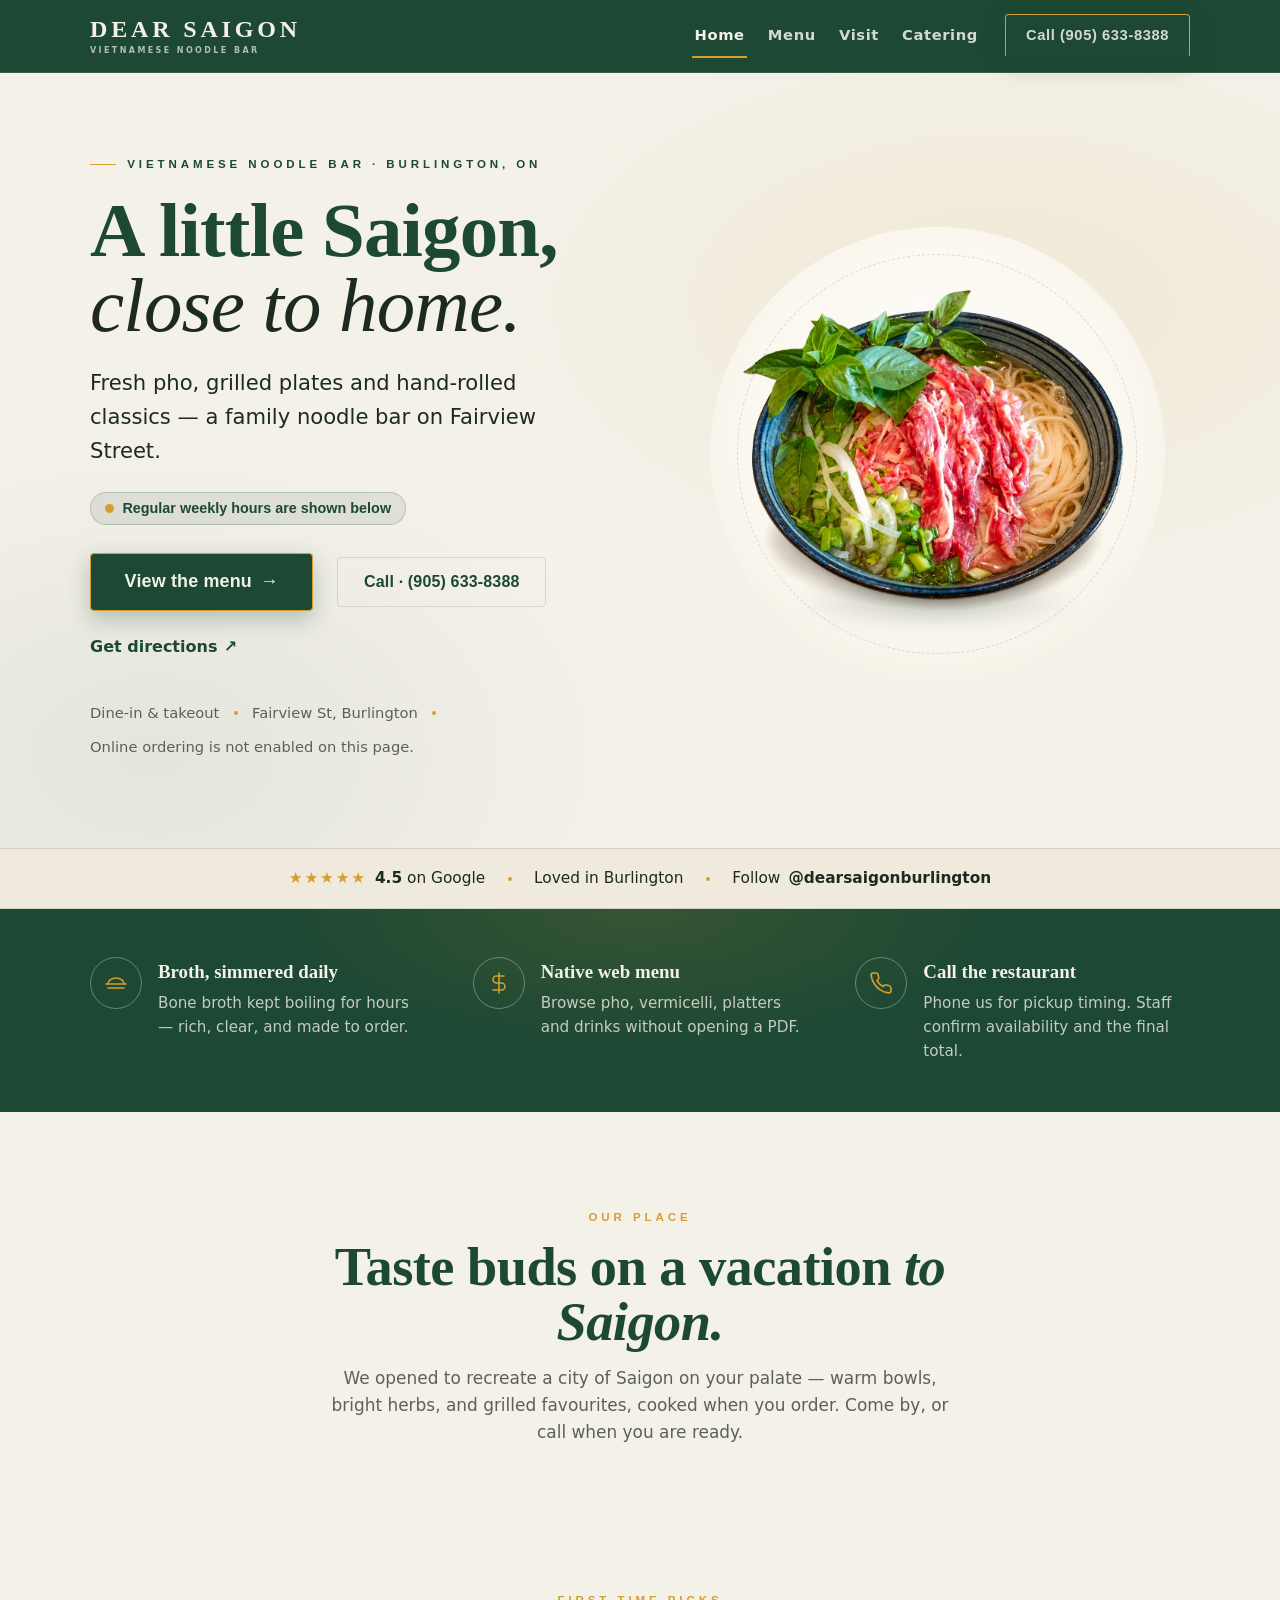
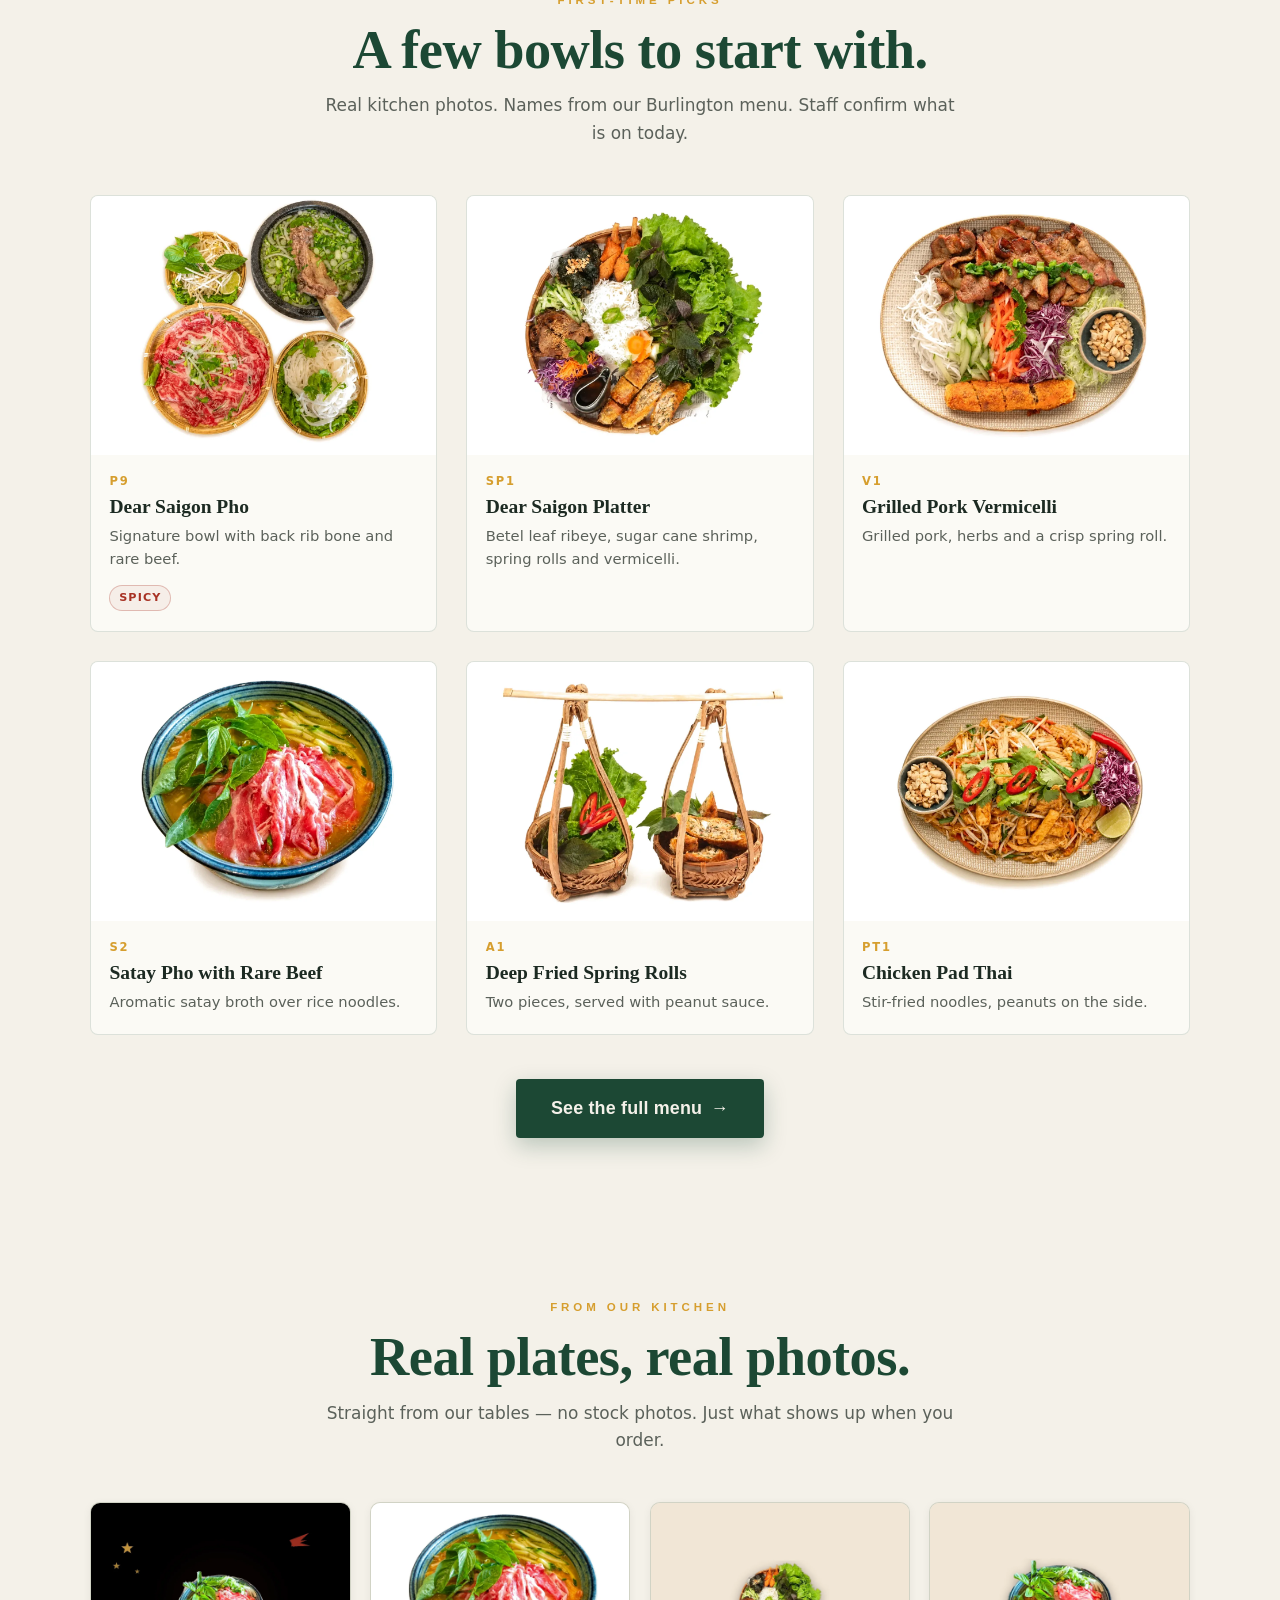
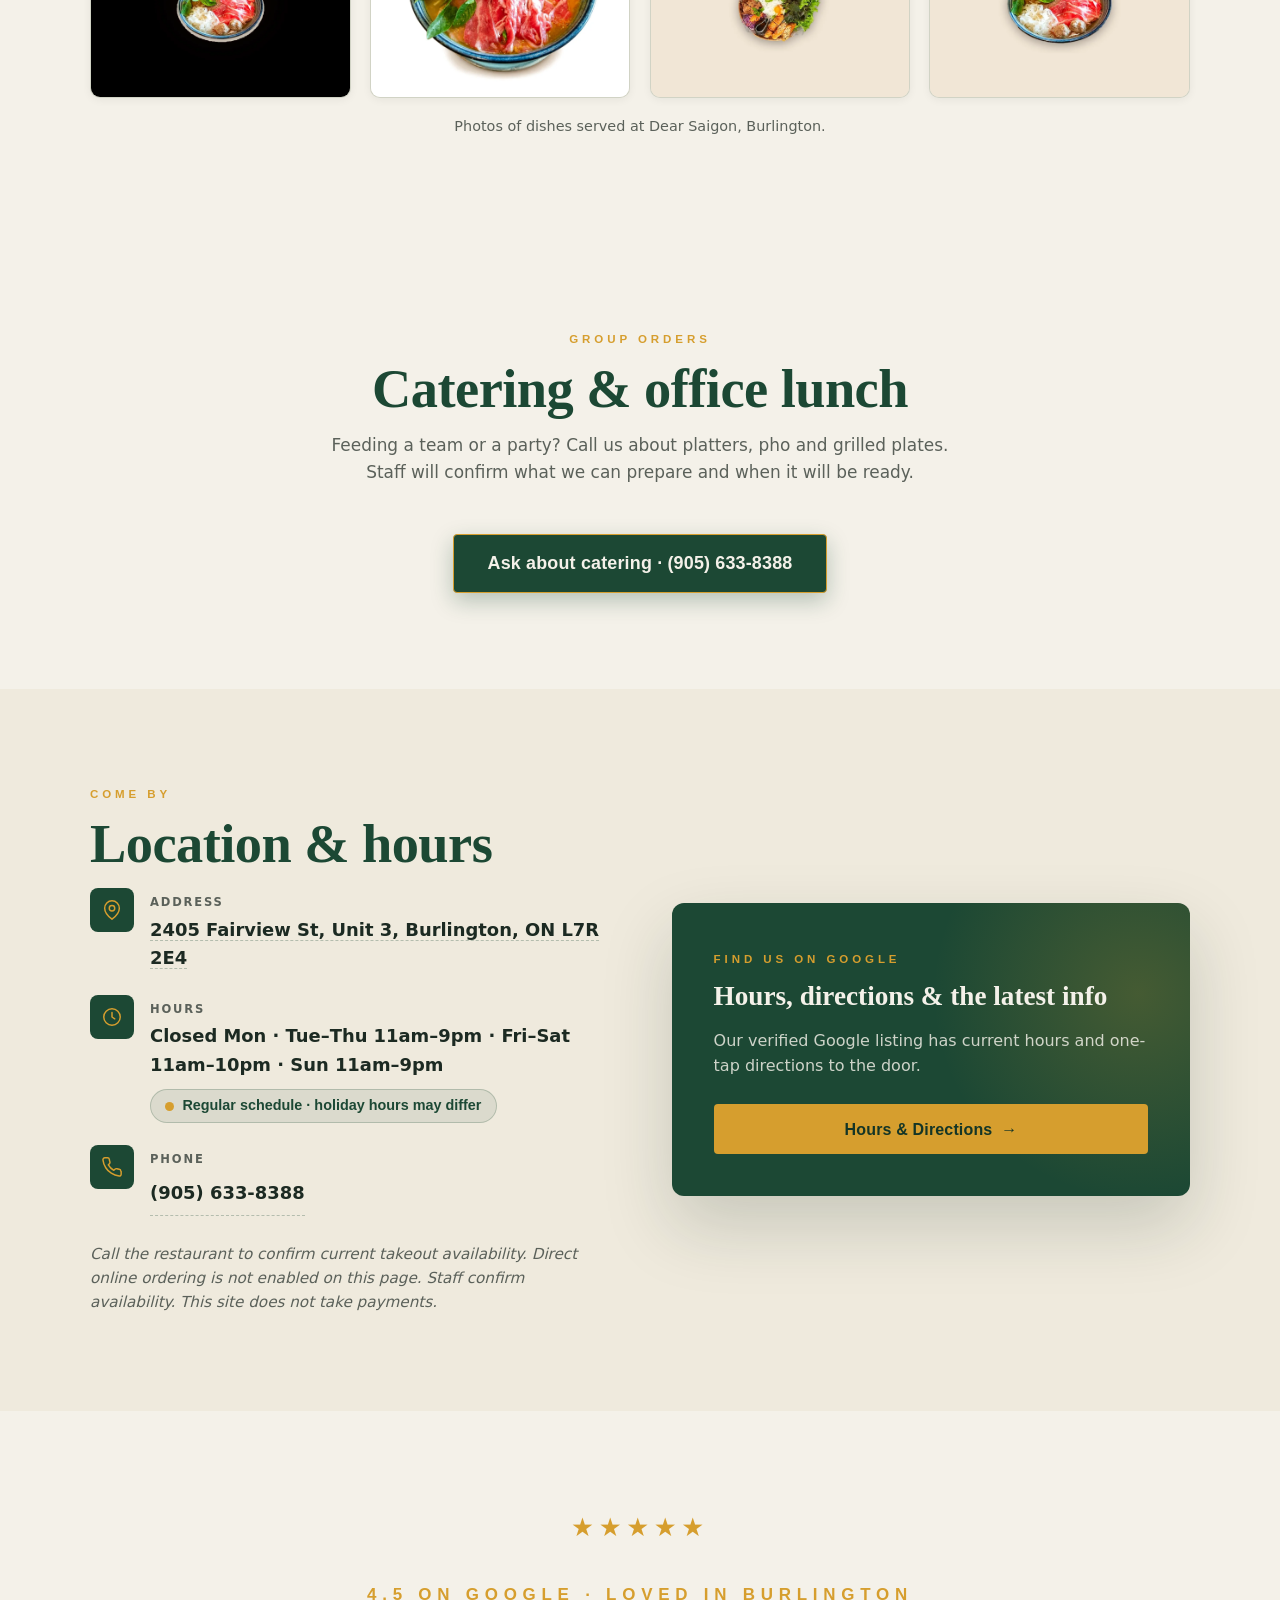
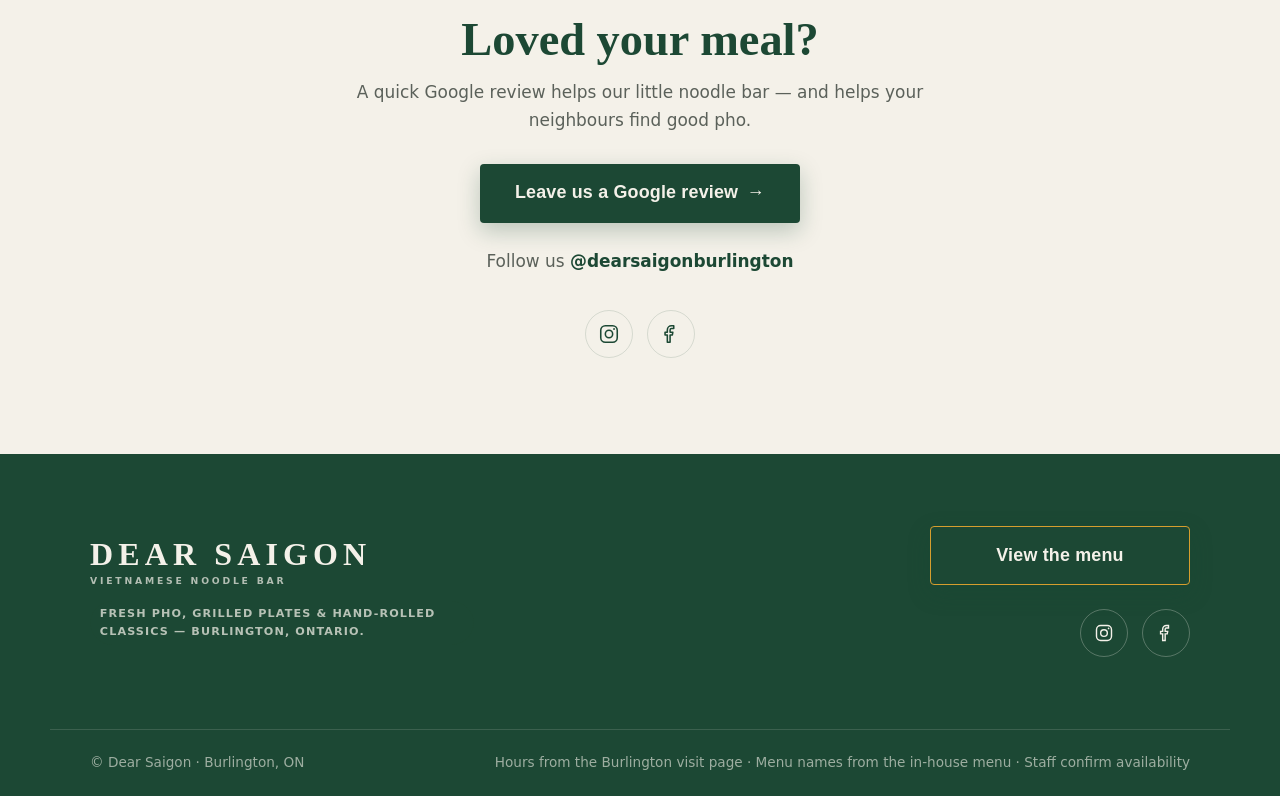
<file: index.html>
<!DOCTYPE html>
<html lang="en">
<head>
<meta charset="UTF-8" />
<meta name="viewport" content="width=device-width, initial-scale=1.0" />
<title>Dear Saigon Burlington — Visit · Menu · Hours</title>
<link rel="icon" href="data:image/svg+xml,%3Csvg xmlns='http://www.w3.org/2000/svg' viewBox='0 0 32 32'%3E%3Crect width='32' height='32' rx='7' fill='%231C4834'/%3E%3Ctext x='16' y='23' font-family='Georgia,serif' font-size='17' font-weight='bold' fill='%23F4F1E9' text-anchor='middle'%3EDS%3C/text%3E%3C/svg%3E" />
<meta name="theme-color" content="#1C4834" />
<meta name="robots" content="index,follow" />
<meta name="referrer" content="strict-origin-when-cross-origin" />
<meta http-equiv="Content-Security-Policy" content="default-src 'self'; img-src 'self' data:; style-src 'self' 'unsafe-inline' https://fonts.googleapis.com; script-src 'self'; connect-src 'none'; font-src 'self' https://fonts.gstatic.com; object-src 'none'; base-uri 'self'; form-action 'none'" />
<meta name="description" content="Dear Saigon Burlington — Vietnamese noodle bar on Fairview St. Native menu, hours, phone and directions. Visit us. Closed Mondays." />
<meta name="keywords" content="vietnamese food burlington, pho burlington, dear saigon, vietnamese noodle bar, pho pickup burlington" />
<link rel="canonical" href="https://skywalker8888.github.io/dear-saigon-landing/" />

<meta property="og:site_name" content="Dear Saigon — Vietnamese Noodle Bar" />
<meta property="og:title" content="Dear Saigon Burlington — Pho &amp; Vietnamese Noodle Bar" />
<meta property="og:description" content="Fresh pho, grilled plates and hand-rolled classics on Fairview St. View the menu, call, or get directions." />
<meta property="og:type" content="restaurant.restaurant" />
<meta property="og:url" content="https://skywalker8888.github.io/dear-saigon-landing/" />
<meta property="og:image" content="https://skywalker8888.github.io/dear-saigon-landing/assets/hero-platter-1200.jpg" />
<meta property="og:image:alt" content="Dear Saigon platter — grilled meats, spring rolls, vermicelli and herbs" />
<meta property="og:locale" content="en_CA" />
<meta name="twitter:card" content="summary_large_image" />
<meta name="twitter:title" content="Dear Saigon Burlington — Pho &amp; Vietnamese Noodle Bar" />
<meta name="twitter:description" content="Hours, native menu, phone and directions. Come visit on Fairview St." />
<meta name="twitter:image" content="https://skywalker8888.github.io/dear-saigon-landing/assets/hero-platter-1200.jpg" />

<link rel="preconnect" href="https://fonts.googleapis.com" />
<link rel="preconnect" href="https://fonts.gstatic.com" crossorigin />
<link href="https://fonts.googleapis.com/css2?family=Playfair+Display:ital,wght@0,500;0,600;0,700;0,800;0,900;1,500&family=Inter:wght@400;500;600;700&display=swap" rel="stylesheet" />
<link rel="stylesheet" href="css/site.css" />

<script type="application/ld+json">
{
  "@context": "https://schema.org",
  "@type": "Restaurant",
  "name": "Dear Saigon",
  "image": "https://skywalker8888.github.io/dear-saigon-landing/assets/hero-platter-1200.jpg",
  "servesCuisine": "Vietnamese",
  "telephone": "+19056338388",
  "address": {
    "@type": "PostalAddress",
    "streetAddress": "2405 Fairview St, Unit 3",
    "addressLocality": "Burlington",
    "addressRegion": "ON",
    "postalCode": "L7R 2E4",
    "addressCountry": "CA"
  },
  "url": "https://skywalker8888.github.io/dear-saigon-landing/",
  "hasMenu": "https://skywalker8888.github.io/dear-saigon-landing/menu.html",
  "openingHoursSpecification": [
    { "@type": "OpeningHoursSpecification", "dayOfWeek": ["Tuesday","Wednesday","Thursday","Sunday"], "opens": "11:00", "closes": "21:00" },
    { "@type": "OpeningHoursSpecification", "dayOfWeek": ["Friday","Saturday"], "opens": "11:00", "closes": "22:00" }
  ]
}
</script>
</head>
<body>
  <a class="skip" href="#main">Skip to content</a>

  <header class="topbar">
    <div class="wrap topbar-inner">
      <a href="index.html" class="brand-lockup" aria-label="Dear Saigon home">
        <span class="name">DEAR SAIGON</span>
        <span class="sub">Vietnamese Noodle Bar</span>
      </a>
      <button class="nav-toggle" type="button" aria-expanded="false" aria-controls="siteNav" aria-label="Open menu">
        <span></span>
      </button>
      <nav class="nav" id="siteNav" aria-label="Primary">
        <a href="index.html" aria-current="page">Home</a>
        <a href="menu.html">Menu</a>
        <a href="#visit">Visit</a>
        <a href="#catering">Catering</a>
        <a class="btn btn-order nav-cta" href="tel:+19056338388">Call (905) 633-8388</a>
      </nav>
    </div>
  </header>

  <main id="main" tabindex="-1">
    <section class="hero" id="top">
      <div class="wrap hero-grid">
        <div class="hero-copy">
          <span class="kicker hero-kicker">Vietnamese Noodle Bar · Burlington, ON</span>
          <h1>A little Saigon,<br /><span class="em">close to home.</span></h1>
          <p class="tagline">Fresh pho, grilled plates and hand-rolled classics — a family noodle bar on Fairview Street.</p>
          <div class="hero-status">
            <span class="status-pill is-schedule">
              <span class="dot-live" aria-hidden="true"></span><span>Regular weekly hours are shown below</span>
            </span>
          </div>
          <div class="hero-cta">
            <a class="btn btn-order btn-order-lg" href="menu.html">View the menu <span class="arrow" aria-hidden="true">→</span></a>
            <a class="btn btn-outline" href="tel:+19056338388">Call · (905) 633-8388</a>
            <a class="menu-link" href="https://www.google.com/maps/dir/?api=1&destination=Dear+Saigon+Vietnamese+Noodle+Bar%2C+2405+Fairview+St+Unit+3%2C+Burlington%2C+ON+L7R+2E4" target="_blank" rel="noopener">Get directions <span aria-hidden="true">↗</span></a>
          </div>
          <p class="trust">
            <span>Dine-in &amp; takeout</span><span class="dot" aria-hidden="true"></span>
            <span>Fairview St, Burlington</span><span class="dot" aria-hidden="true"></span>
            <span>Online ordering is not enabled on this page.</span>
          </p>
        </div>
        <div class="hero-media">
          <div class="hero-disc">
            <div class="steam" aria-hidden="true"><span></span><span></span><span></span></div>
            <img class="hero-bowl" src="assets/hero-pho.webp" alt="A steaming bowl of Vietnamese pho with rare beef, rice noodles and fresh Thai basil" width="1200" height="900" fetchpriority="high" decoding="async" />
          </div>
        </div>
      </div>
    </section>

    <section class="proof" aria-label="What people say about Dear Saigon">
      <div class="wrap proof-inner">
        <span class="proof-item"><span class="proof-stars" aria-hidden="true">★★★★★</span> <span><strong>4.5</strong> on Google</span></span>
        <span class="proof-sep" aria-hidden="true"></span>
        <span class="proof-item">Loved in Burlington</span>
        <span class="proof-sep" aria-hidden="true"></span>
        <span class="proof-item">Follow <strong>@dearsaigonburlington</strong></span>
      </div>
    </section>

    <section class="highlights">
      <div class="wrap highlights-inner">
        <div class="hl reveal">
          <span class="ic" aria-hidden="true"><svg width="24" height="24" viewBox="0 0 24 24" fill="none" stroke="currentColor" stroke-width="1.6" stroke-linecap="round" stroke-linejoin="round"><path d="M4 13c0-3.5 3.6-6 8-6s8 2.5 8 6"/><path d="M2 13h20"/><path d="M4 17h16"/></svg></span>
          <div>
            <h3>Broth, simmered daily</h3>
            <p>Bone broth kept boiling for hours — rich, clear, and made to order.</p>
          </div>
        </div>
        <div class="hl reveal">
          <span class="ic" aria-hidden="true"><svg width="24" height="24" viewBox="0 0 24 24" fill="none" stroke="currentColor" stroke-width="1.6" stroke-linecap="round" stroke-linejoin="round"><path d="M12 2v20"/><path d="M17 5H9.5a3.5 3.5 0 0 0 0 7h5a3.5 3.5 0 0 1 0 7H6"/></svg></span>
          <div>
            <h3>Native web menu</h3>
            <p>Browse pho, vermicelli, platters and drinks without opening a PDF.</p>
          </div>
        </div>
        <div class="hl reveal">
          <span class="ic" aria-hidden="true"><svg width="24" height="24" viewBox="0 0 24 24" fill="none" stroke="currentColor" stroke-width="1.6" stroke-linecap="round" stroke-linejoin="round"><path d="M22 16.9v3a2 2 0 0 1-2.2 2 19.8 19.8 0 0 1-8.6-3.1 19.5 19.5 0 0 1-6-6 19.8 19.8 0 0 1-3.1-8.6A2 2 0 0 1 4.1 2h3a2 2 0 0 1 2 1.7c.1.9.3 1.8.6 2.6a2 2 0 0 1-.5 2.1L8 9.6a16 16 0 0 0 6 6l1.2-1.2a2 2 0 0 1 2.1-.5c.8.3 1.7.5 2.6.6a2 2 0 0 1 1.7 2Z"/></svg></span>
          <div>
            <h3>Call the restaurant</h3>
            <p>Phone us for pickup timing. Staff confirm availability and the final total.</p>
          </div>
        </div>
      </div>
    </section>

    <section class="sec" id="story">
      <div class="wrap">
        <div class="sec-head center reveal">
          <span class="kicker">Our place</span>
          <h2>Taste buds on a vacation <em style="font-style:italic">to Saigon.</em></h2>
          <p>We opened to recreate a city of Saigon on your palate — warm bowls, bright herbs, and grilled favourites, cooked when you order. Come by, or call when you are ready.</p>
        </div>
      </div>
    </section>

    <section class="sec" id="favourites" style="padding-top:0">
      <div class="wrap">
        <div class="sec-head center reveal">
          <span class="kicker">First-time picks</span>
          <h2>A few bowls to start with.</h2>
          <p>Real kitchen photos. Names from our Burlington menu. Staff confirm what is on today.</p>
        </div>
        <div class="featured-grid">
          <article class="dish reveal">
            <div class="dish-photo"><img src="assets/menu/p9-dear-saigon-pho.webp" alt="Dear Saigon pho with back rib bone and rare beef" loading="lazy" width="1200" height="900" /></div>
            <div class="dish-body">
              <span class="dish-code">P9</span>
              <h3 class="dish-name">Dear Saigon Pho</h3>
              <p class="dish-note">Signature bowl with back rib bone and rare beef.</p>
              <div class="dish-foot"><span class="tag tag-spicy">Spicy</span></div>
            </div>
          </article>
          <article class="dish reveal">
            <div class="dish-photo"><img src="assets/menu/sp1-platter.webp" alt="Dear Saigon platter with grilled meats, spring rolls and herbs" loading="lazy" width="1200" height="900" /></div>
            <div class="dish-body">
              <span class="dish-code">SP1</span>
              <h3 class="dish-name">Dear Saigon Platter</h3>
              <p class="dish-note">Betel leaf ribeye, sugar cane shrimp, spring rolls and vermicelli.</p>
            </div>
          </article>
          <article class="dish reveal">
            <div class="dish-photo"><img src="assets/menu/v1-grilled-pork-vermicelli.webp" alt="Vermicelli with grilled pork and spring roll" loading="lazy" width="1200" height="900" /></div>
            <div class="dish-body">
              <span class="dish-code">V1</span>
              <h3 class="dish-name">Grilled Pork Vermicelli</h3>
              <p class="dish-note">Grilled pork, herbs and a crisp spring roll.</p>
            </div>
          </article>
          <article class="dish reveal">
            <div class="dish-photo"><img src="assets/menu/s2-satay-rare-beef.webp" alt="Satay pho with rare beef" loading="lazy" width="1200" height="900" /></div>
            <div class="dish-body">
              <span class="dish-code">S2</span>
              <h3 class="dish-name">Satay Pho with Rare Beef</h3>
              <p class="dish-note">Aromatic satay broth over rice noodles.</p>
            </div>
          </article>
          <article class="dish reveal">
            <div class="dish-photo"><img src="assets/menu/a1-spring-rolls.webp" alt="Deep fried spring rolls in bamboo baskets" loading="lazy" width="1200" height="900" /></div>
            <div class="dish-body">
              <span class="dish-code">A1</span>
              <h3 class="dish-name">Deep Fried Spring Rolls</h3>
              <p class="dish-note">Two pieces, served with peanut sauce.</p>
            </div>
          </article>
          <article class="dish reveal">
            <div class="dish-photo"><img src="assets/menu/pt1-chicken-pad-thai.webp" alt="Chicken pad thai" loading="lazy" width="1200" height="900" /></div>
            <div class="dish-body">
              <span class="dish-code">PT1</span>
              <h3 class="dish-name">Chicken Pad Thai</h3>
              <p class="dish-note">Stir-fried noodles, peanuts on the side.</p>
            </div>
          </article>
        </div>
        <div class="menu-cta reveal">
          <a class="btn btn-green btn-order-lg" href="menu.html">See the full menu <span class="arrow" aria-hidden="true">→</span></a>
        </div>
      </div>
    </section>

    <section class="sec" id="gallery" style="padding-top: clamp(2.5rem, 6vw, 4rem);">
      <div class="wrap">
        <div class="sec-head center reveal">
          <span class="kicker">From our kitchen</span>
          <h2>Real plates, real photos.</h2>
          <p>Straight from our tables — no stock photos. Just what shows up when you order.</p>
        </div>
        <div class="gallery-grid">
          <figure class="gallery-item reveal"><img src="assets/gallery-house-special-pho.webp" alt="House special pho at Dear Saigon" loading="lazy" width="1200" height="900" /></figure>
          <figure class="gallery-item reveal"><img src="assets/gallery-satay-pho-rare-beef.webp" alt="Satay pho with rare beef" loading="lazy" width="1200" height="900" /></figure>
          <figure class="gallery-item reveal"><img src="assets/gallery-dear-saigon-platter.webp" alt="Dear Saigon platter" loading="lazy" width="1200" height="900" /></figure>
          <figure class="gallery-item reveal"><img src="assets/gallery-house-special-pho-2.webp" alt="House special pho with herbs and chili" loading="lazy" width="1200" height="900" /></figure>
        </div>
        <p class="gallery-note reveal">Photos of dishes served at Dear Saigon, Burlington.</p>
      </div>
    </section>

    <section class="sec" id="catering">
      <div class="wrap">
        <div class="sec-head center reveal">
          <span class="kicker">Group orders</span>
          <h2>Catering &amp; office lunch</h2>
          <p>Feeding a team or a party? Call us about platters, pho and grilled plates. Staff will confirm what we can prepare and when it will be ready.</p>
        </div>
        <div class="reveal" style="text-align:center">
          <a class="btn btn-order btn-order-lg" href="tel:+19056338388">Ask about catering · (905) 633-8388</a>
        </div>
      </div>
    </section>

    <section class="sec info" id="visit">
      <div class="wrap info-grid">
        <div class="reveal">
          <div class="sec-head" style="margin-bottom:1rem">
            <span class="kicker" style="color:var(--gold)">Come by</span>
            <h2>Location &amp; hours</h2>
          </div>
          <div class="info-list">
            <div class="info-item">
              <span class="ic" aria-hidden="true"><svg width="22" height="22" viewBox="0 0 24 24" fill="none" stroke="currentColor" stroke-width="1.6" stroke-linecap="round" stroke-linejoin="round"><path d="M20 10c0 6-8 12-8 12s-8-6-8-12a8 8 0 0 1 16 0Z"/><circle cx="12" cy="10" r="3"/></svg></span>
              <div>
                <span class="lbl">Address</span>
                <div class="val"><a href="https://www.google.com/maps/dir/?api=1&destination=Dear+Saigon+Vietnamese+Noodle+Bar%2C+2405+Fairview+St+Unit+3%2C+Burlington%2C+ON+L7R+2E4" target="_blank" rel="noopener" aria-label="Get directions to 2405 Fairview Street, Unit 3, Burlington">2405 Fairview St, Unit 3, Burlington, ON L7R 2E4</a></div>
              </div>
            </div>
            <div class="info-item">
              <span class="ic" aria-hidden="true"><svg width="22" height="22" viewBox="0 0 24 24" fill="none" stroke="currentColor" stroke-width="1.6" stroke-linecap="round" stroke-linejoin="round"><circle cx="12" cy="12" r="9"/><path d="M12 7v5l3 2"/></svg></span>
              <div>
                <span class="lbl">Hours</span>
                <div class="val">Closed Mon · Tue–Thu 11am–9pm · Fri–Sat 11am–10pm · Sun 11am–9pm</div>
                <span class="status-pill is-schedule" style="margin-top:.6rem">
                  <span class="dot-live" aria-hidden="true"></span><span>Regular schedule · holiday hours may differ</span>
                </span>
              </div>
            </div>
            <div class="info-item">
              <span class="ic" aria-hidden="true"><svg width="22" height="22" viewBox="0 0 24 24" fill="none" stroke="currentColor" stroke-width="1.6" stroke-linecap="round" stroke-linejoin="round"><path d="M22 16.9v3a2 2 0 0 1-2.2 2 19.8 19.8 0 0 1-8.6-3.1 19.5 19.5 0 0 1-6-6 19.8 19.8 0 0 1-3.1-8.6A2 2 0 0 1 4.1 2h3a2 2 0 0 1 2 1.7c.1.9.3 1.8.6 2.6a2 2 0 0 1-.5 2.1L8 9.6a16 16 0 0 0 6 6l1.2-1.2a2 2 0 0 1 2.1-.5c.8.3 1.7.5 2.6.6a2 2 0 0 1 1.7 2Z"/></svg></span>
              <div>
                <span class="lbl">Phone</span>
                <div class="val"><a class="info-phone-link" href="tel:+19056338388">(905) 633-8388</a></div>
              </div>
            </div>
          </div>
          <p class="info-note">Call the restaurant to confirm current takeout availability. Direct online ordering is not enabled on this page. Staff confirm availability. This site does not take payments.</p>
        </div>
        <aside class="info-card reveal">
          <span class="kicker">Find us on Google</span>
          <h3>Hours, directions &amp; the latest info</h3>
          <p>Our verified Google listing has current hours and one-tap directions to the door.</p>
          <a class="btn btn-gold" href="https://maps.google.com/?cid=7779167624269607469" target="_blank" rel="noopener">Hours &amp; Directions <span class="arrow" aria-hidden="true">→</span></a>
        </aside>
      </div>
    </section>

    <section class="sec">
      <div class="wrap reviews-inner reveal">
        <div class="stars" aria-label="Five stars">★★★★★</div>
        <p class="kicker" style="color:var(--gold);margin-bottom:.5rem">4.5 on Google · Loved in Burlington</p>
        <h2>Loved your meal?</h2>
        <p>A quick Google review helps our little noodle bar — and helps your neighbours find good pho.</p>
        <div class="review-cta">
          <a class="btn btn-green btn-order-lg" href="https://maps.google.com/?cid=7779167624269607469" target="_blank" rel="noopener">Leave us a Google review <span class="arrow" aria-hidden="true">→</span></a>
        </div>
        <p style="margin-top:1.6rem;color:var(--muted)">Follow us <a href="https://instagram.com/dearsaigonburlington" target="_blank" rel="noopener" style="color:var(--green);font-weight:700">@dearsaigonburlington</a></p>
        <div class="socials">
          <a class="soc" href="https://instagram.com/dearsaigonburlington" target="_blank" rel="noopener" aria-label="Dear Saigon on Instagram">
            <svg width="22" height="22" viewBox="0 0 24 24" fill="none" stroke="currentColor" stroke-width="1.7" stroke-linecap="round" stroke-linejoin="round"><rect x="3" y="3" width="18" height="18" rx="5"/><circle cx="12" cy="12" r="4"/><circle cx="17.5" cy="6.5" r="1" fill="currentColor" stroke="none"/></svg>
          </a>
          <a class="soc" href="https://facebook.com/dearsaigonburlington" target="_blank" rel="noopener" aria-label="Dear Saigon on Facebook">
            <svg width="22" height="22" viewBox="0 0 24 24" fill="none" stroke="currentColor" stroke-width="1.7" stroke-linecap="round" stroke-linejoin="round"><path d="M15 3h-2.5A4.5 4.5 0 0 0 8 7.5V10H5.5v3H8v8h3v-8h2.5l.5-3H11V7.5A1.5 1.5 0 0 1 12.5 6H15V3Z"/></svg>
          </a>
        </div>
      </div>
    </section>
  </main>

  <footer class="footer">
    <div class="wrap footer-inner">
      <div>
        <div class="brand-lockup">
          <span class="name">DEAR SAIGON</span>
          <span class="sub">Vietnamese Noodle Bar</span>
        </div>
        <p class="tag">Fresh pho, grilled plates &amp; hand-rolled classics — Burlington, Ontario.</p>
      </div>
      <div class="footer-right">
        <a class="btn btn-order btn-order-lg" href="menu.html">View the menu</a>
        <div class="socials">
          <a class="soc" href="https://instagram.com/dearsaigonburlington" target="_blank" rel="noopener" aria-label="Dear Saigon on Instagram">
            <svg width="20" height="20" viewBox="0 0 24 24" fill="none" stroke="currentColor" stroke-width="1.7"><rect x="3" y="3" width="18" height="18" rx="5"/><circle cx="12" cy="12" r="4"/><circle cx="17.5" cy="6.5" r="1" fill="currentColor" stroke="none"/></svg>
          </a>
          <a class="soc" href="https://facebook.com/dearsaigonburlington" target="_blank" rel="noopener" aria-label="Dear Saigon on Facebook">
            <svg width="20" height="20" viewBox="0 0 24 24" fill="none" stroke="currentColor" stroke-width="1.7"><path d="M15 3h-2.5A4.5 4.5 0 0 0 8 7.5V10H5.5v3H8v8h3v-8h2.5l.5-3H11V7.5A1.5 1.5 0 0 1 12.5 6H15V3Z"/></svg>
          </a>
        </div>
      </div>
    </div>
    <div class="wrap footer-bottom">
      <span>© Dear Saigon · Burlington, ON</span>
      <span>Hours from the Burlington visit page · Menu names from the in-house menu · Staff confirm availability</span>
    </div>
  </footer>

  <nav class="mobile-bar" aria-label="Quick visit actions">
    <a class="btn btn-order" href="tel:+19056338388">Call</a>
    <a class="btn btn-ghost" href="menu.html">Menu</a>
    <a class="btn btn-ghost" href="https://www.google.com/maps/dir/?api=1&destination=Dear+Saigon+Vietnamese+Noodle+Bar%2C+2405+Fairview+St+Unit+3%2C+Burlington%2C+ON+L7R+2E4" target="_blank" rel="noopener">Directions</a>
  </nav>

  <script src="js/site.js"></script>
</body>
</html>
</file>
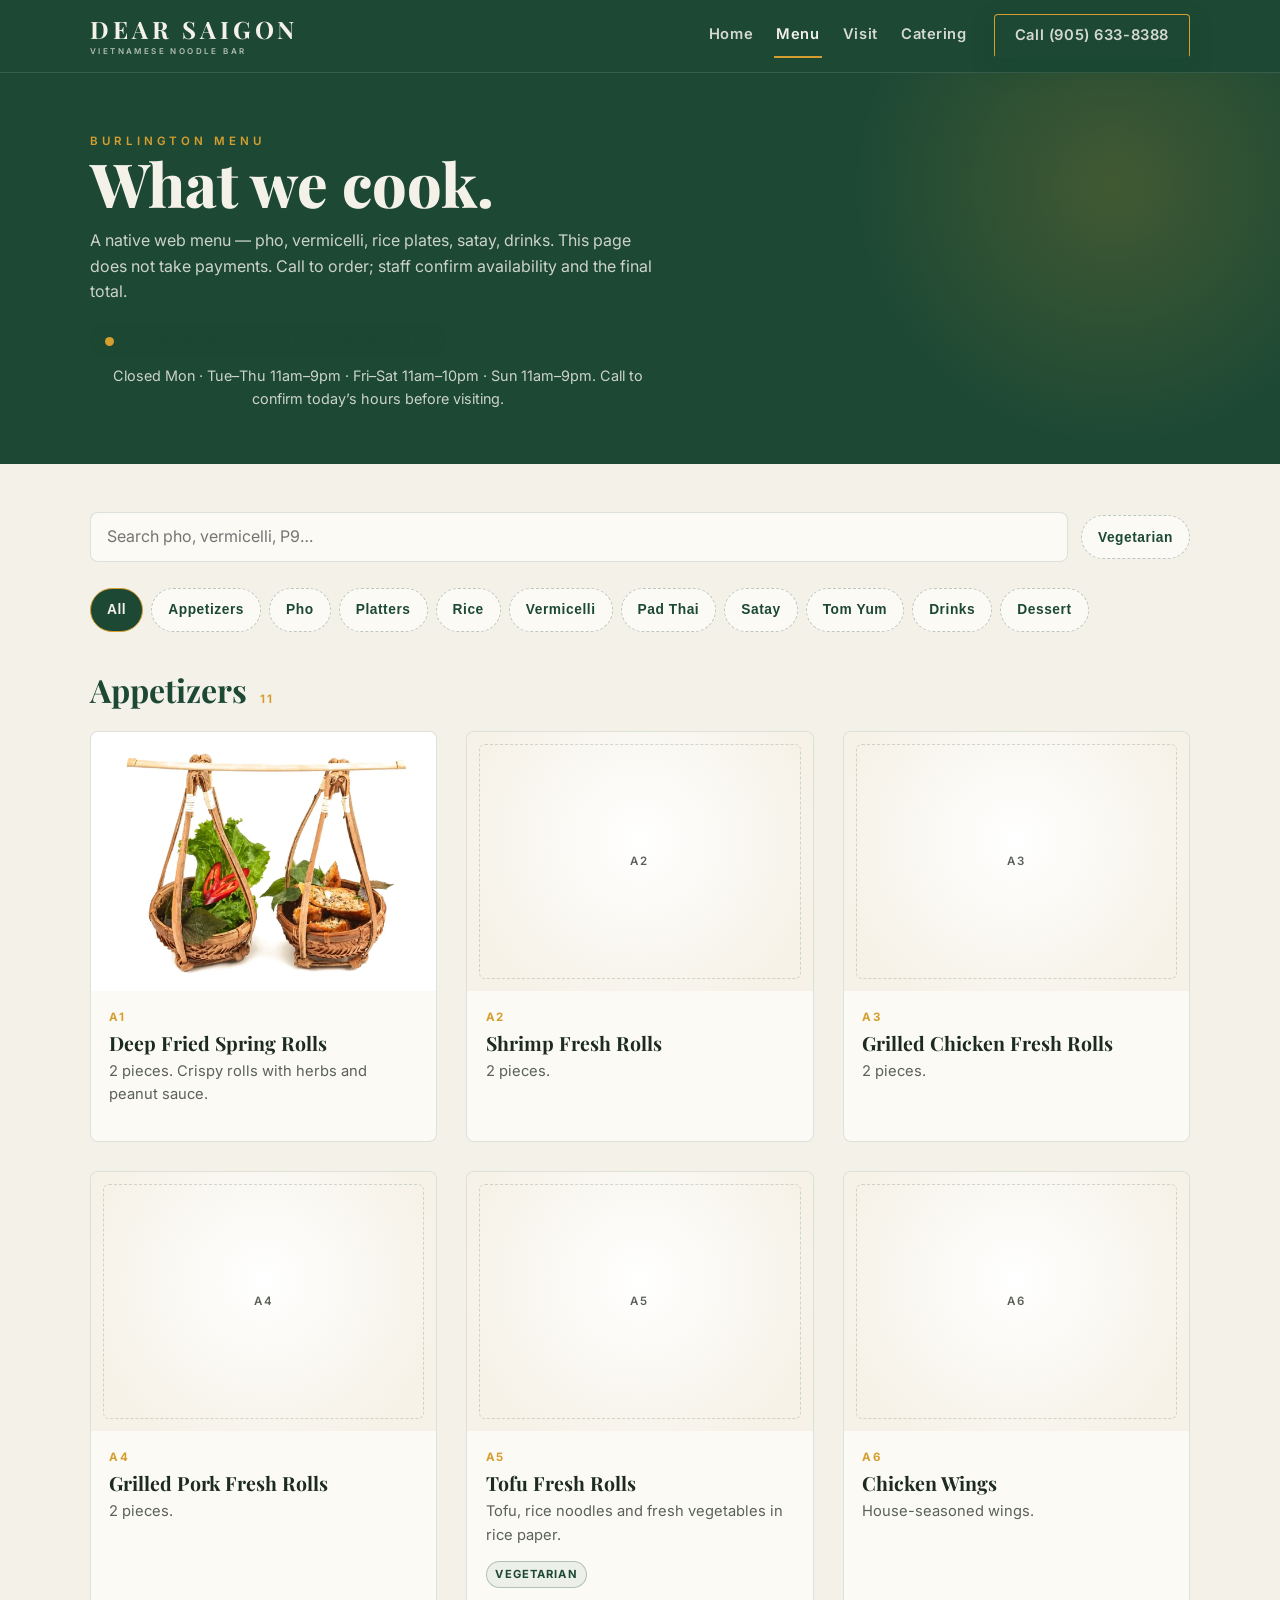
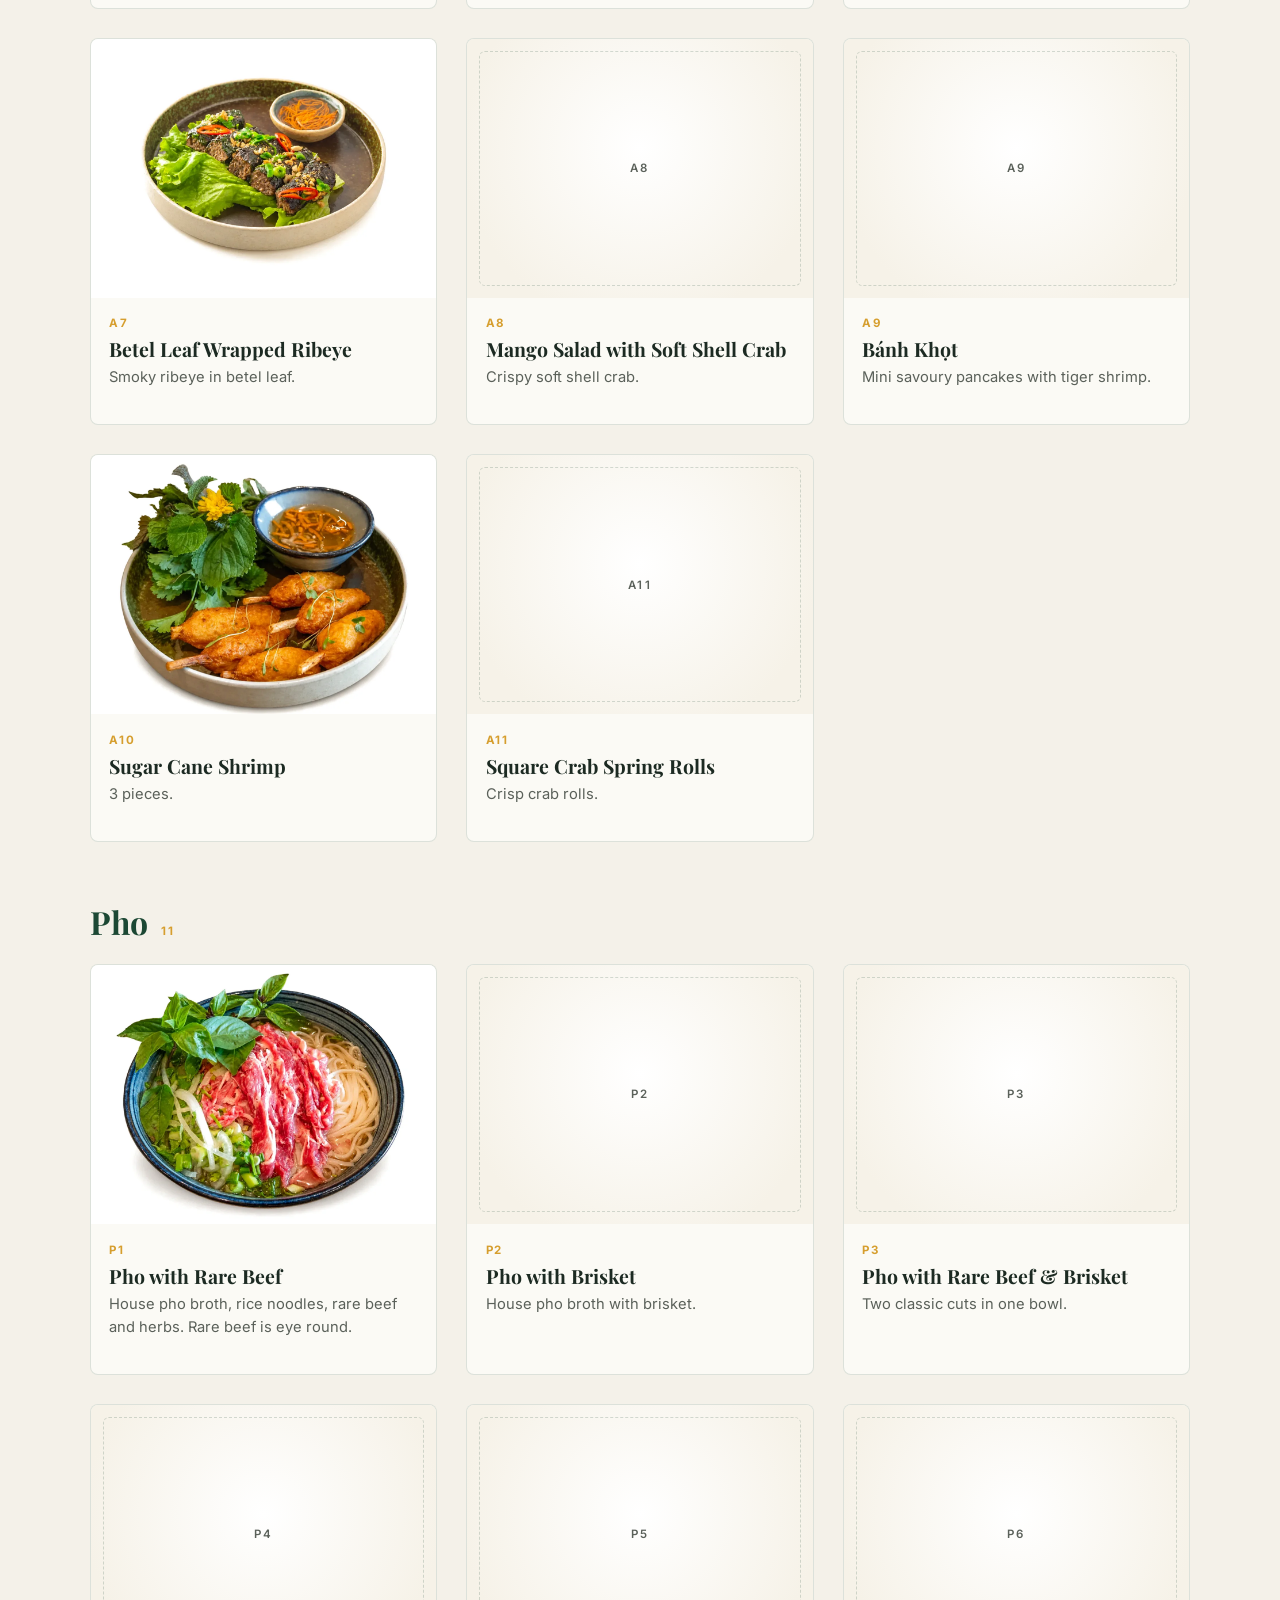
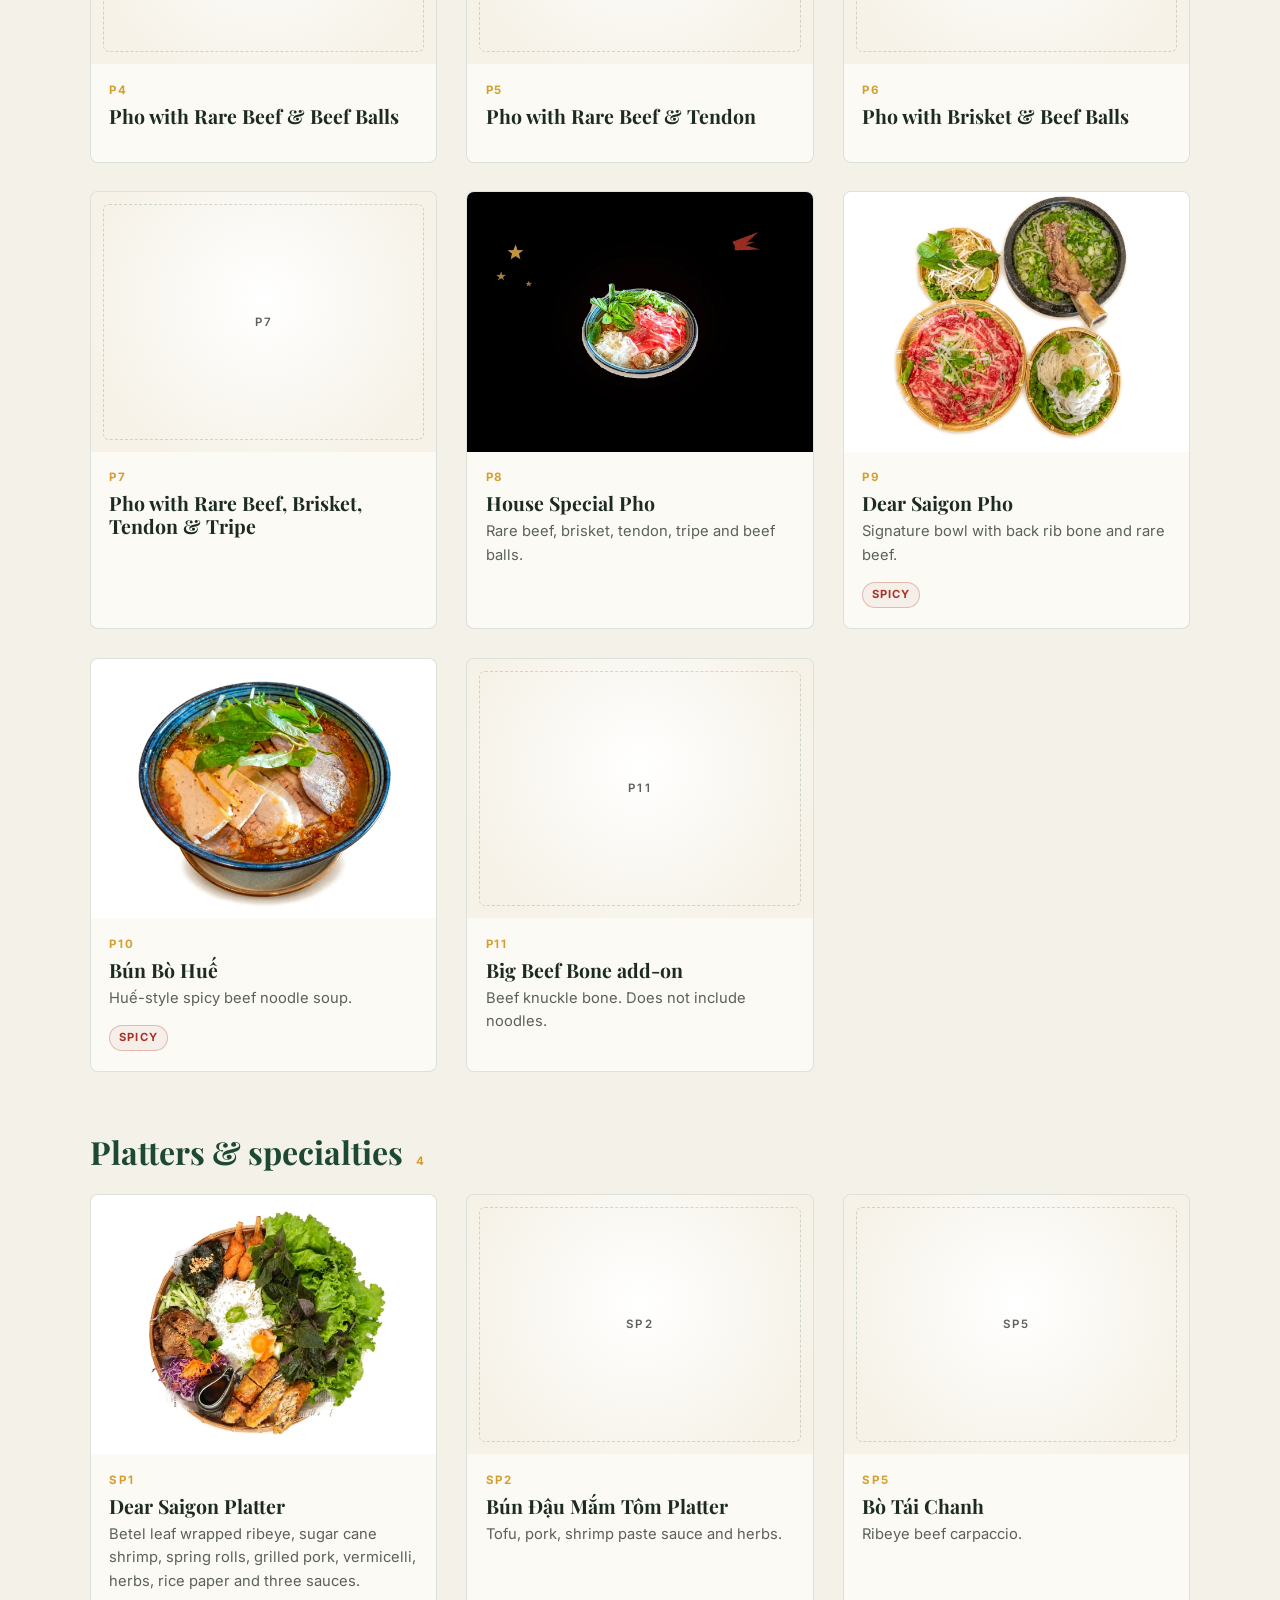
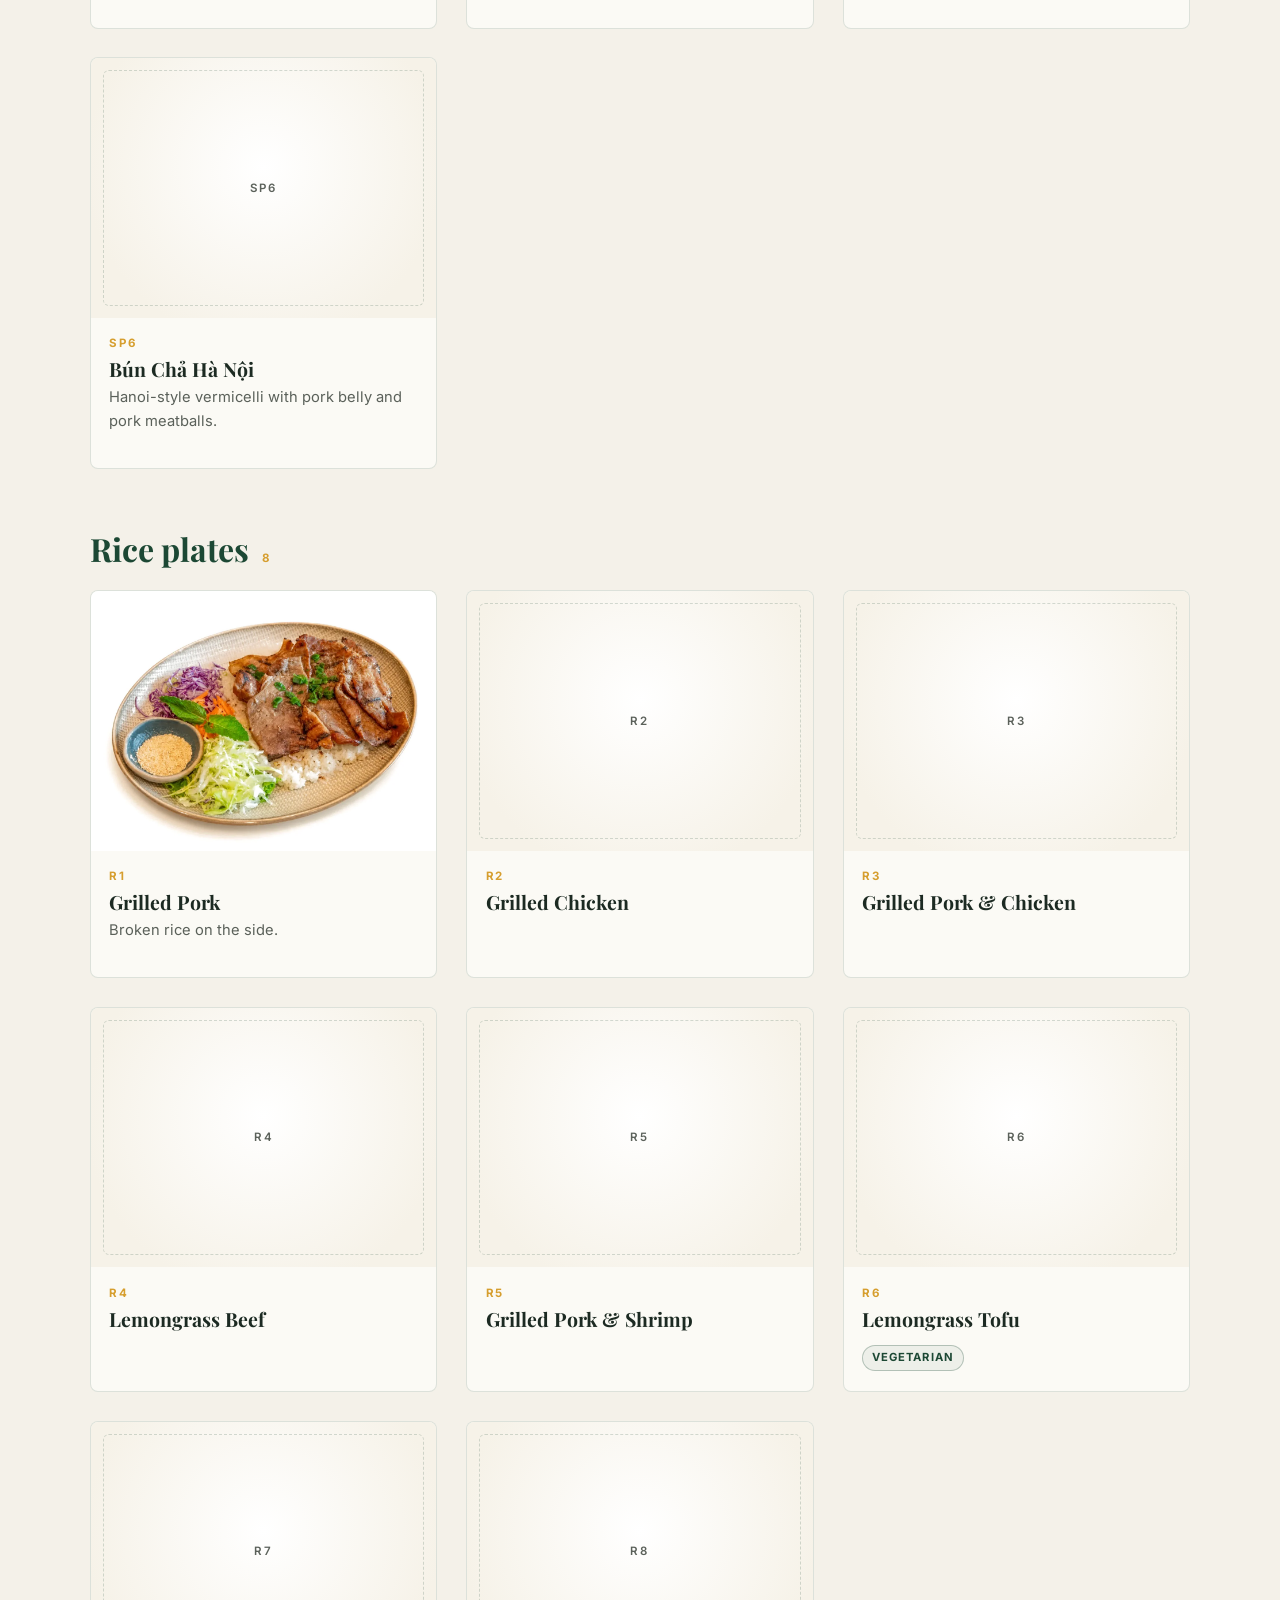
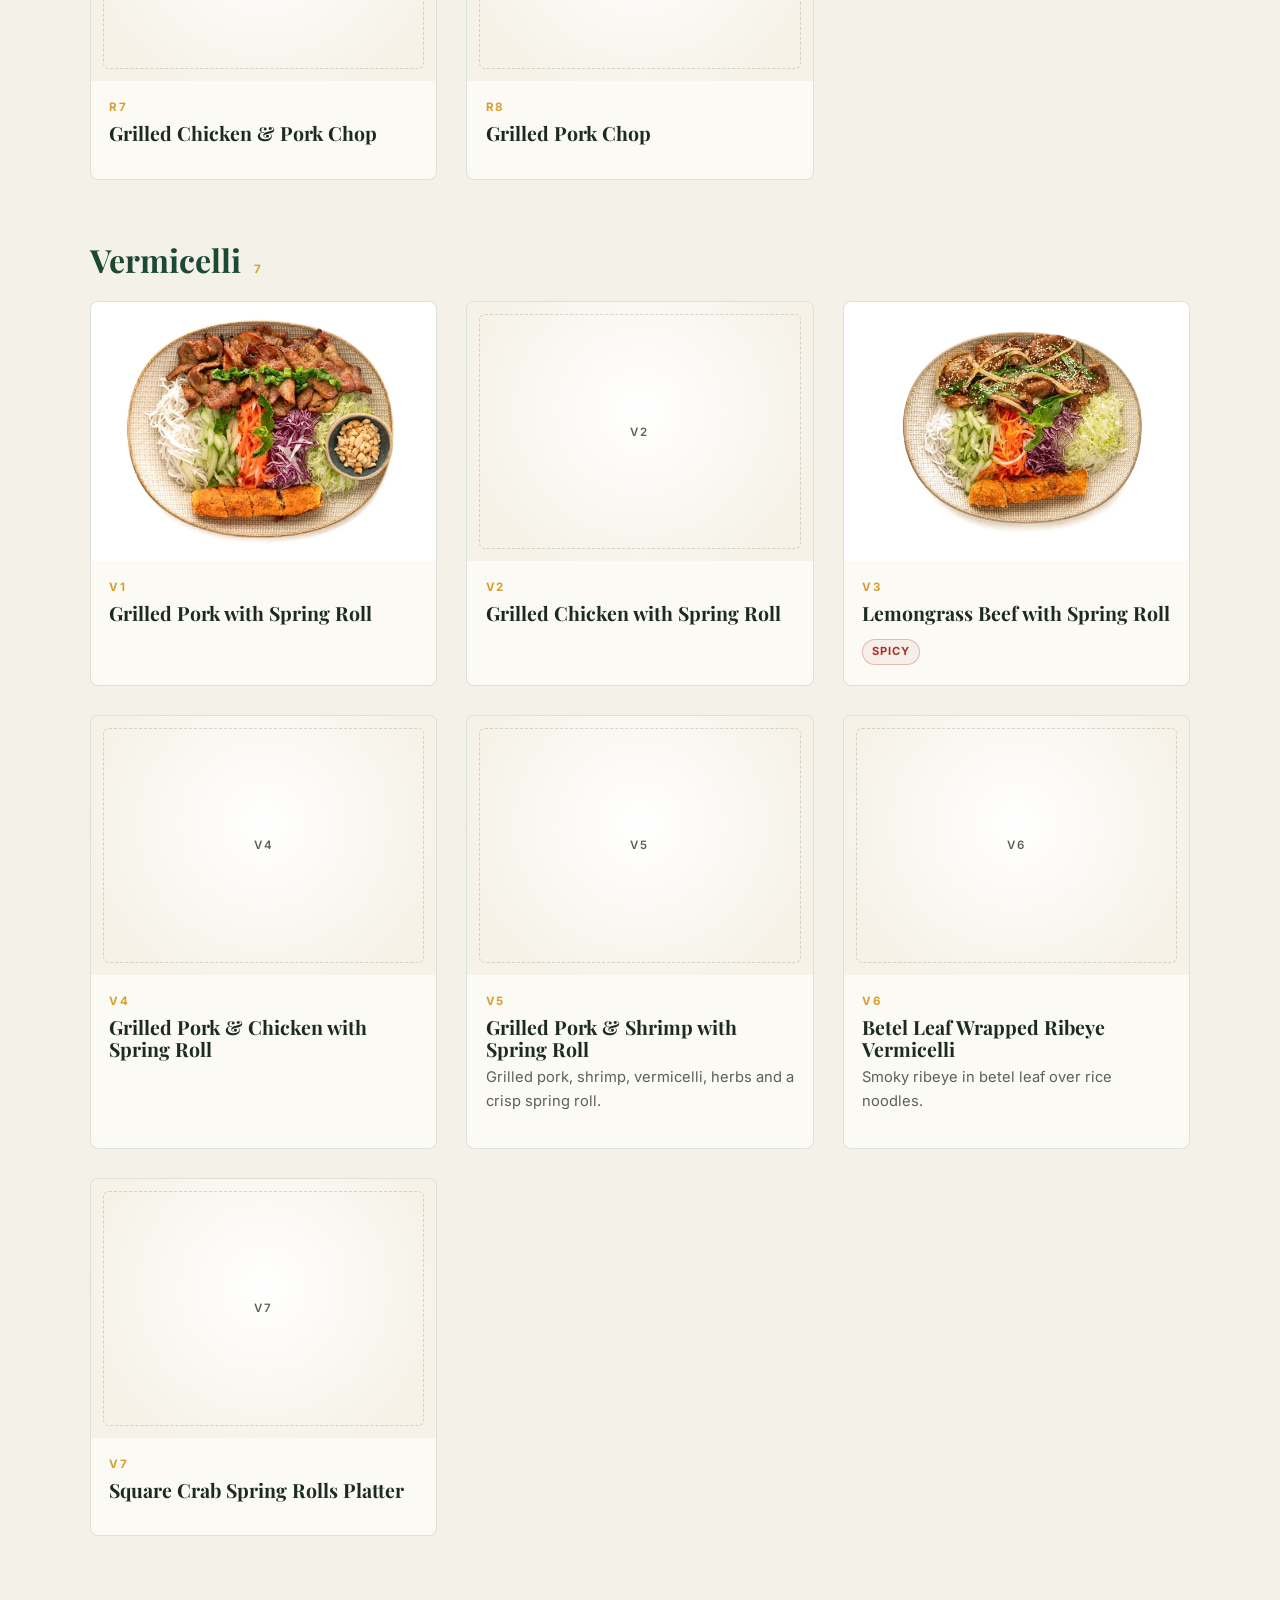
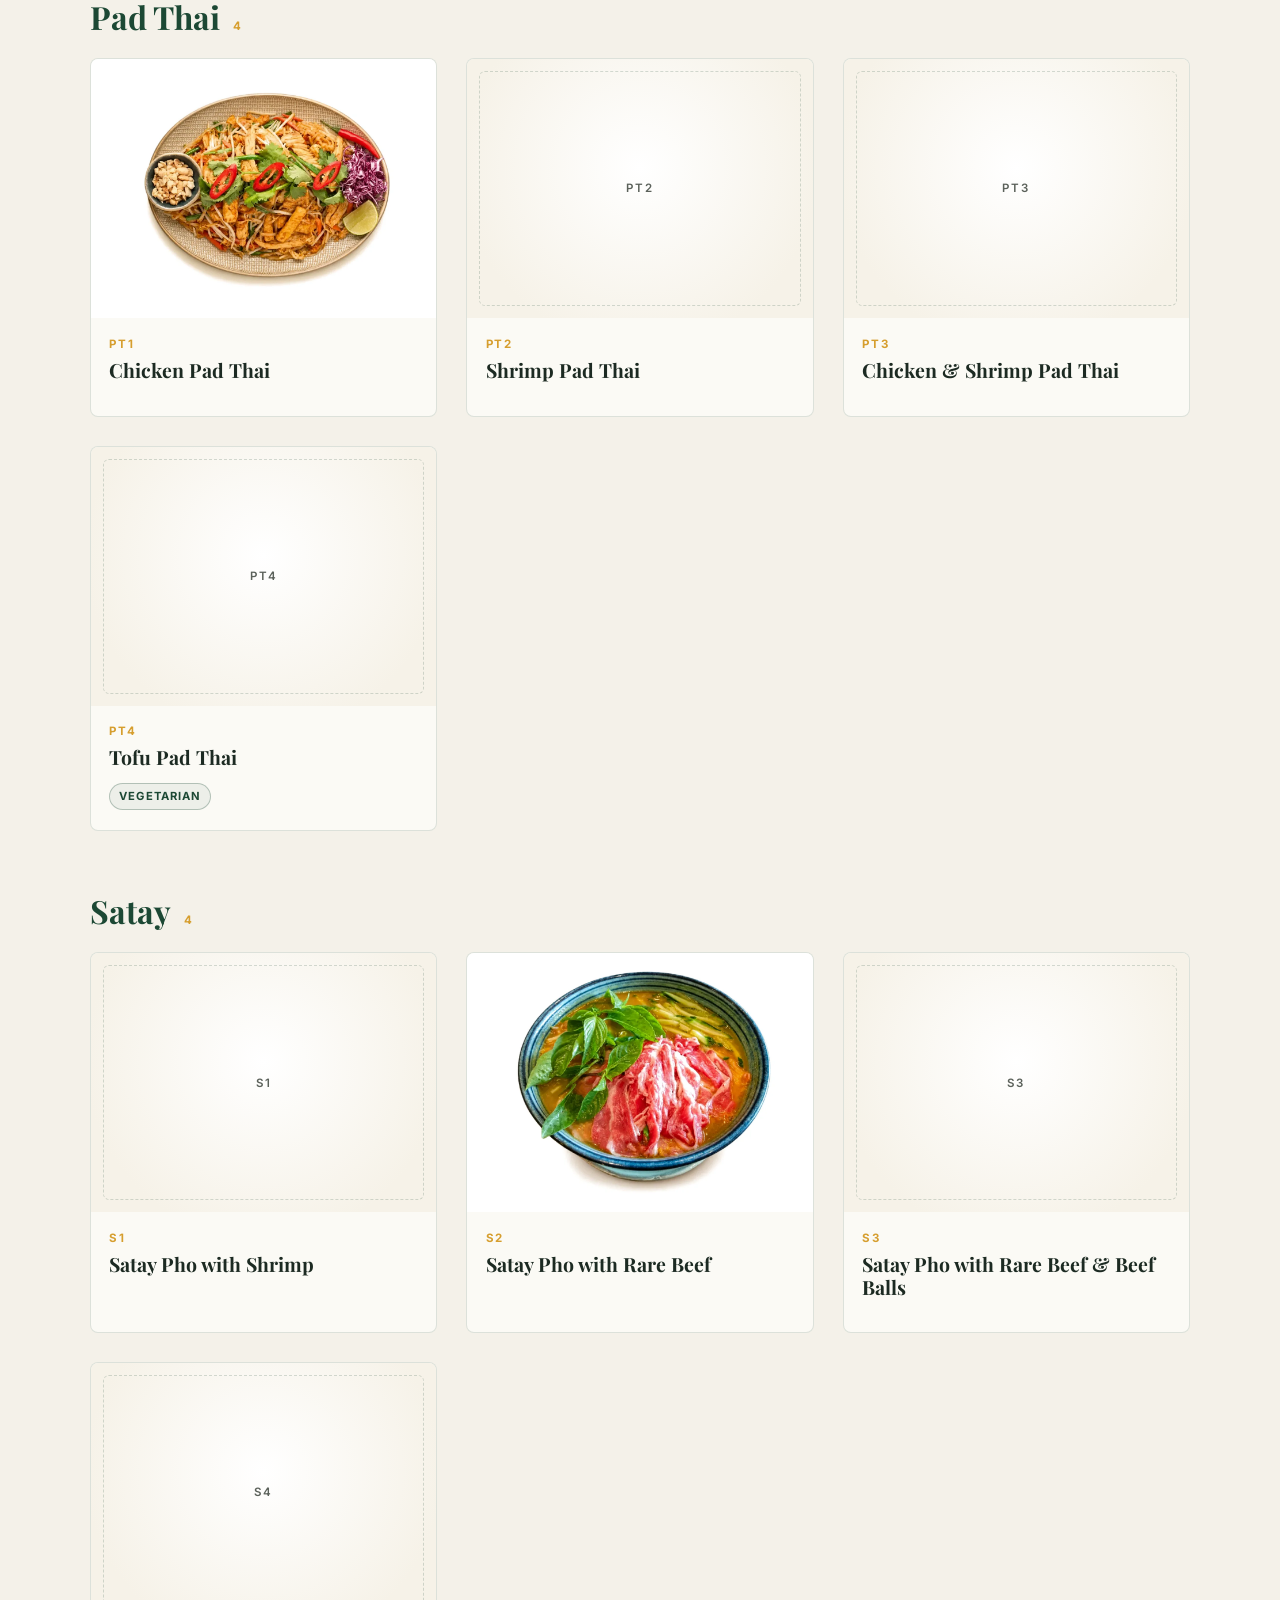
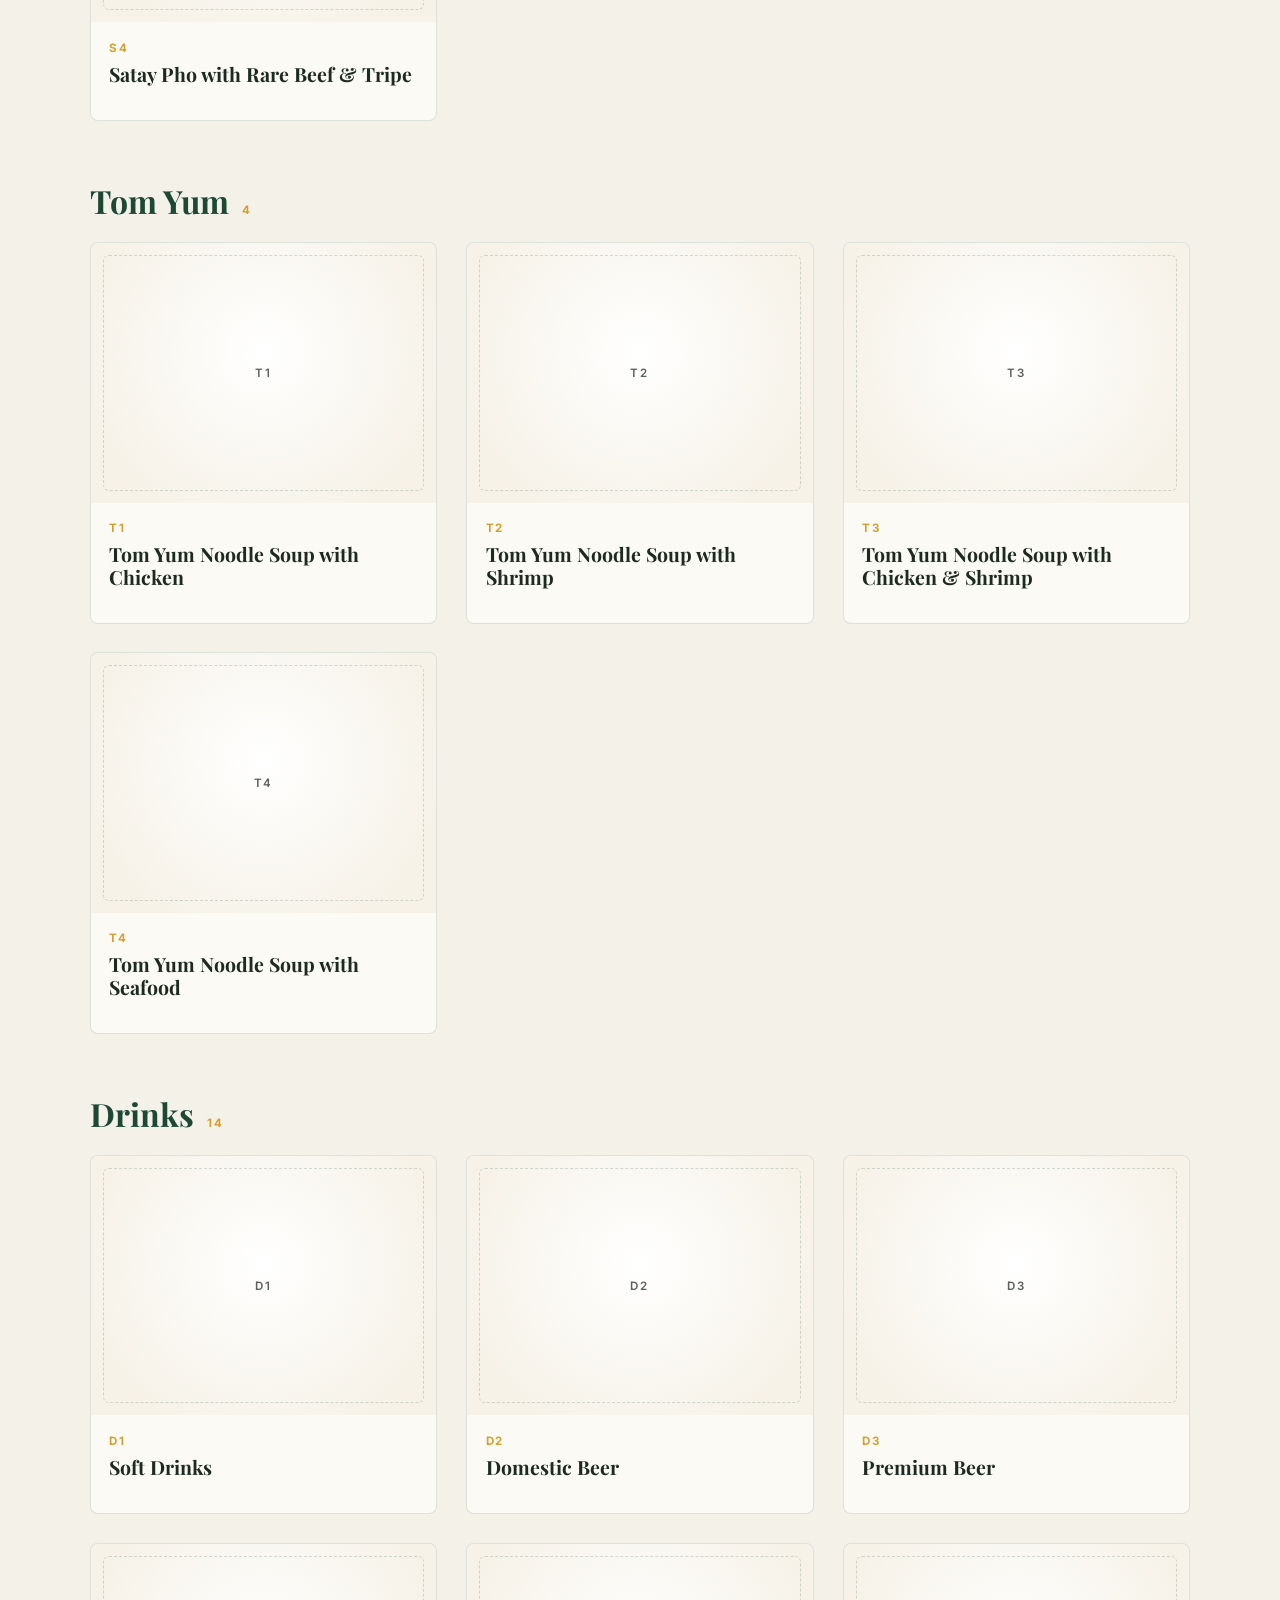
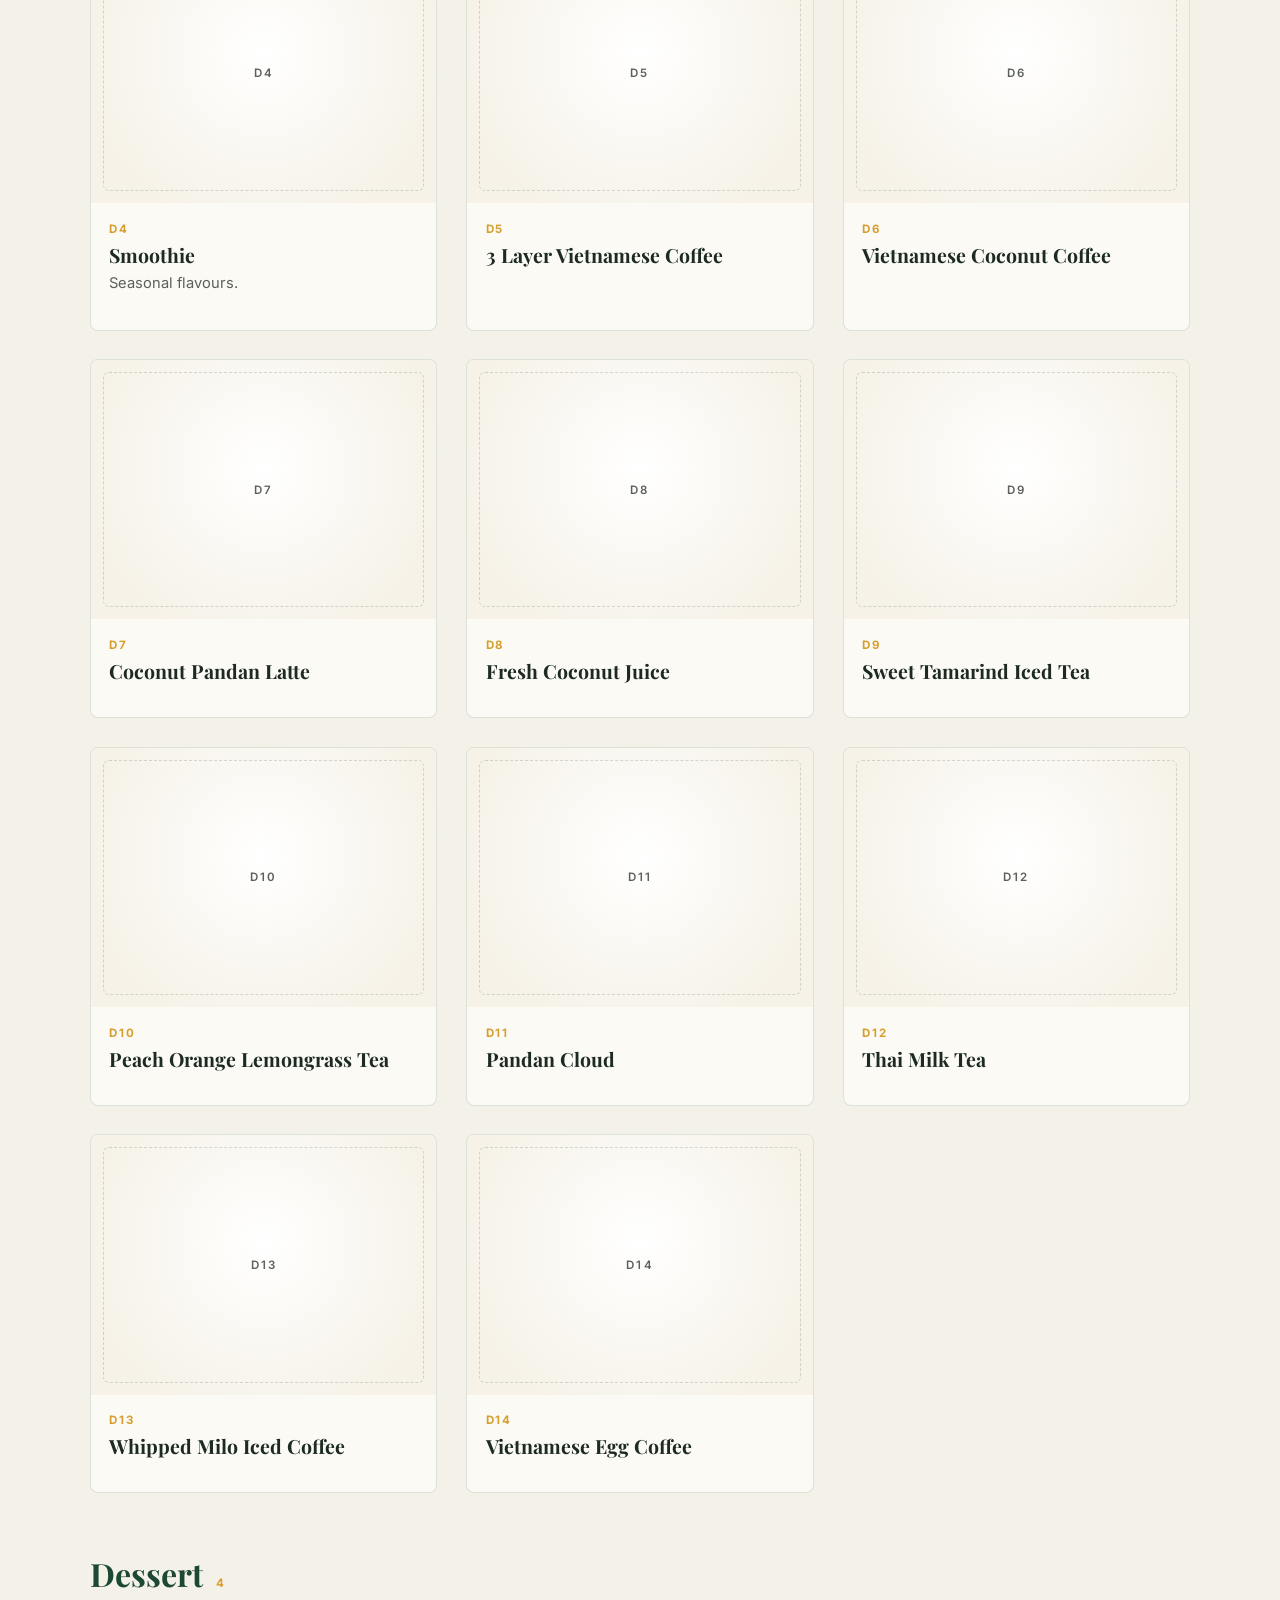
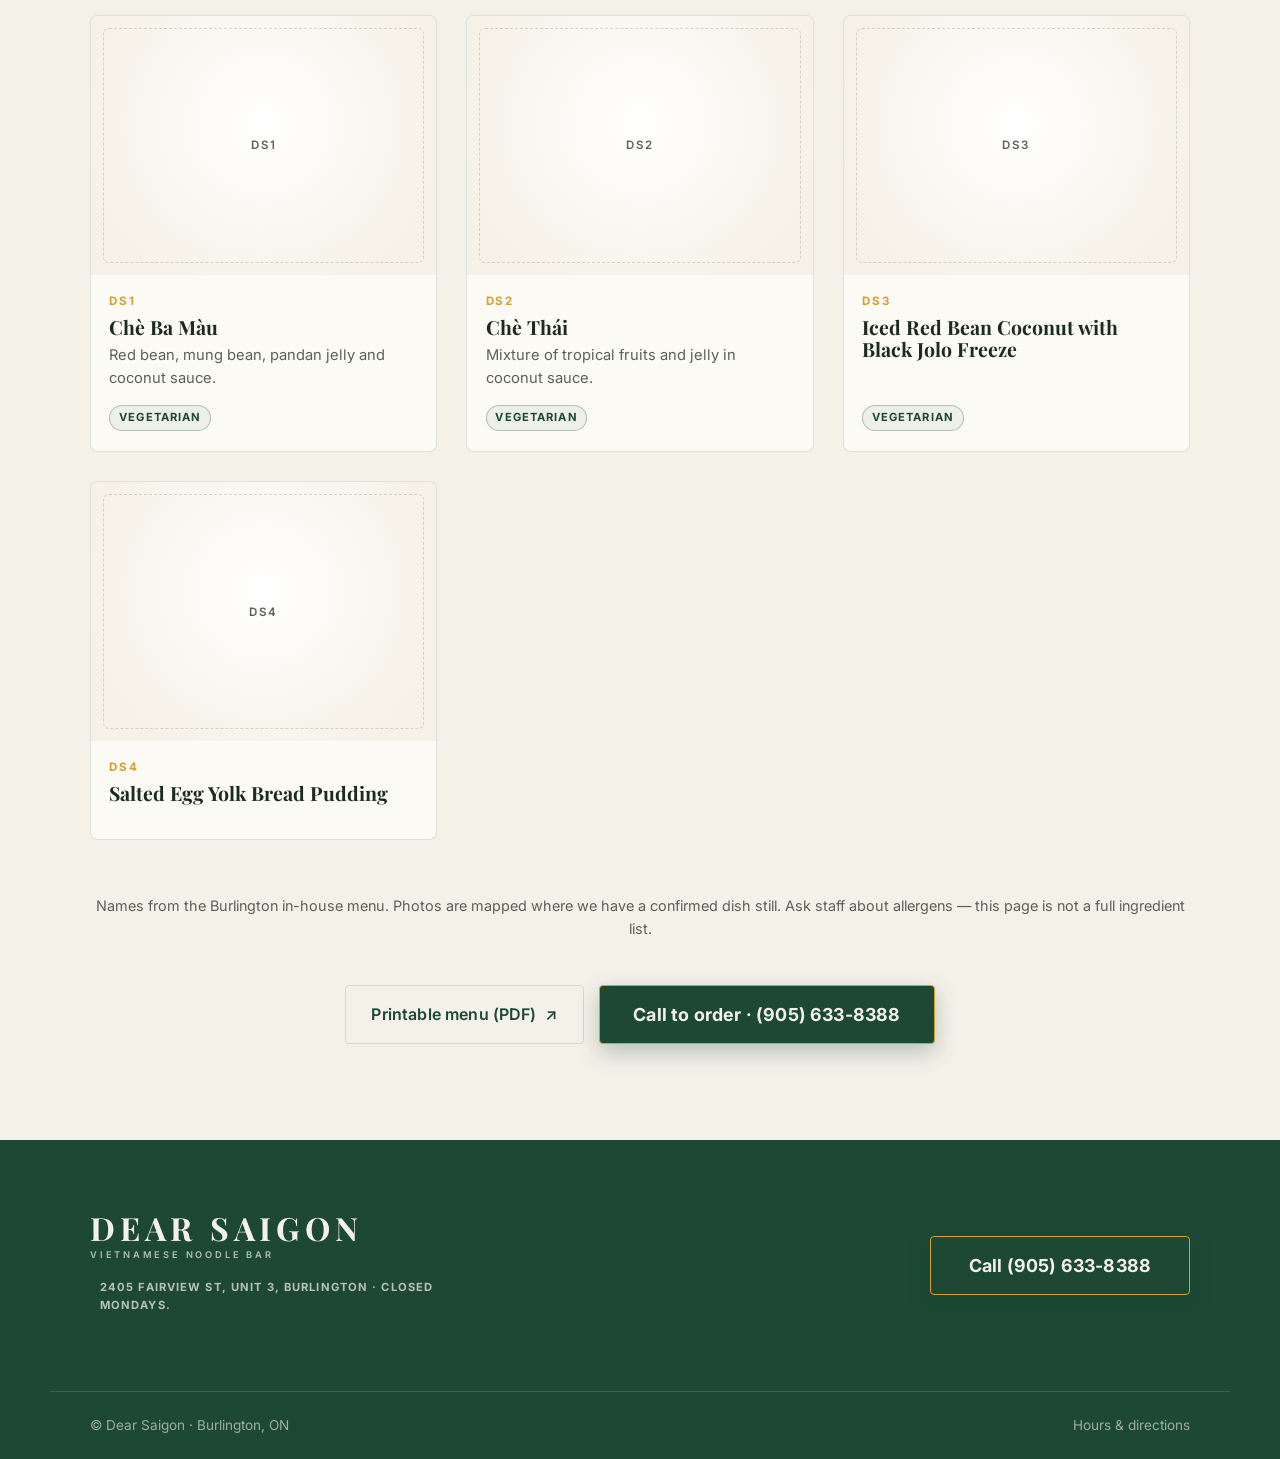
<file: menu.html>
<!DOCTYPE html>
<html lang="en">
<head>
<meta charset="UTF-8" />
<meta name="viewport" content="width=device-width, initial-scale=1.0" />
<title>Menu — Dear Saigon Burlington</title>
<link rel="icon" href="data:image/svg+xml,%3Csvg xmlns='http://www.w3.org/2000/svg' viewBox='0 0 32 32'%3E%3Crect width='32' height='32' rx='7' fill='%231C4834'/%3E%3Ctext x='16' y='23' font-family='Georgia,serif' font-size='17' font-weight='bold' fill='%23F4F1E9' text-anchor='middle'%3EDS%3C/text%3E%3C/svg%3E" />
<meta name="theme-color" content="#1C4834" />
<meta name="robots" content="index,follow" />
<meta name="description" content="Dear Saigon Burlington menu — pho, vermicelli, rice plates, satay, tom yum, drinks. Native web menu. Call (905) 633-8388 to order. Staff confirm availability." />
<link rel="canonical" href="https://skywalker8888.github.io/dear-saigon-landing/menu.html" />
<meta property="og:title" content="Menu — Dear Saigon Burlington" />
<meta property="og:description" content="Browse pho, vermicelli, platters and drinks. Call to order. Staff confirm availability." />
<meta property="og:type" content="website" />
<meta property="og:url" content="https://skywalker8888.github.io/dear-saigon-landing/menu.html" />
<meta property="og:image" content="https://skywalker8888.github.io/dear-saigon-landing/assets/menu/p9-dear-saigon-pho.webp" />
<meta property="og:locale" content="en_CA" />

<link rel="preconnect" href="https://fonts.googleapis.com" />
<link rel="preconnect" href="https://fonts.gstatic.com" crossorigin />
<link href="https://fonts.googleapis.com/css2?family=Playfair+Display:ital,wght@0,500;0,600;0,700;0,800;0,900;1,500&family=Inter:wght@400;500;600;700&display=swap" rel="stylesheet" />
<link rel="stylesheet" href="css/site.css" />
</head>
<body>
  <a class="skip" href="#main">Skip to content</a>

  <header class="topbar">
    <div class="wrap topbar-inner">
      <a href="index.html" class="brand-lockup" aria-label="Dear Saigon home">
        <span class="name">DEAR SAIGON</span>
        <span class="sub">Vietnamese Noodle Bar</span>
      </a>
      <button class="nav-toggle" type="button" aria-expanded="false" aria-controls="siteNav" aria-label="Open menu">
        <span></span>
      </button>
      <nav class="nav" id="siteNav" aria-label="Primary">
        <a href="index.html">Home</a>
        <a href="menu.html" aria-current="page">Menu</a>
        <a href="index.html#visit">Visit</a>
        <a href="index.html#catering">Catering</a>
        <a class="btn btn-order nav-cta" href="tel:+19056338388">Call (905) 633-8388</a>
      </nav>
    </div>
  </header>

  <main id="main">
    <section class="page-hero">
      <div class="wrap">
        <span class="kicker" style="color:var(--gold)">Burlington menu</span>
        <h1>What we cook.</h1>
        <p>A native web menu — pho, vermicelli, rice plates, satay, drinks. This page does not take payments. Call to order; staff confirm availability and the final total.</p>
        <div class="hero-status" style="margin-top:1.2rem">
          <span class="status-pill is-schedule">
            <span class="dot-live" aria-hidden="true"></span><span>Regular schedule · holiday hours may differ</span>
          </span>
        </div>
        <p class="gallery-note" style="margin-top:.75rem">Closed Mon · Tue–Thu 11am–9pm · Fri–Sat 11am–10pm · Sun 11am–9pm. Call to confirm today’s hours before visiting.</p>
      </div>
    </section>

    <section class="sec" style="padding-top: clamp(2rem, 5vw, 3rem);">
      <div class="wrap">
        <div class="menu-tools">
          <label class="sr-only" for="menuSearch" style="position:absolute;width:1px;height:1px;overflow:hidden;clip:rect(0,0,0,0)">Search the menu</label>
          <input id="menuSearch" class="menu-search" type="search" placeholder="Search pho, vermicelli, P9…" autocomplete="off" />
          <button type="button" class="chip" id="vegFilter" aria-pressed="false">Vegetarian</button>
        </div>
        <div class="chip-row" id="menuChips" role="toolbar" aria-label="Menu categories">
          <button type="button" class="chip is-on" data-cat="all" aria-pressed="true">All</button>
          <button type="button" class="chip" data-cat="appetizers" aria-pressed="false">Appetizers</button>
          <button type="button" class="chip" data-cat="pho" aria-pressed="false">Pho</button>
          <button type="button" class="chip" data-cat="platters" aria-pressed="false">Platters</button>
          <button type="button" class="chip" data-cat="rice" aria-pressed="false">Rice</button>
          <button type="button" class="chip" data-cat="vermicelli" aria-pressed="false">Vermicelli</button>
          <button type="button" class="chip" data-cat="padthai" aria-pressed="false">Pad Thai</button>
          <button type="button" class="chip" data-cat="satay" aria-pressed="false">Satay</button>
          <button type="button" class="chip" data-cat="tomyum" aria-pressed="false">Tom Yum</button>
          <button type="button" class="chip" data-cat="drinks" aria-pressed="false">Drinks</button>
          <button type="button" class="chip" data-cat="dessert" aria-pressed="false">Dessert</button>
        </div>

        <div id="menuApp"></div>

        <p class="gallery-note">Names from the Burlington in-house menu. Photos are mapped where we have a confirmed dish still. Ask staff about allergens — this page is not a full ingredient list.</p>
        <div class="menu-cta">
          <a class="btn btn-outline" href="dear-saigon-menu.pdf" target="_blank" rel="noopener">Printable menu (PDF) <span aria-hidden="true">↗</span></a>
          <a class="btn btn-order btn-order-lg" href="tel:+19056338388">Call to order · (905) 633-8388</a>
        </div>
      </div>
    </section>
  </main>

  <footer class="footer">
    <div class="wrap footer-inner">
      <div>
        <div class="brand-lockup">
          <span class="name">DEAR SAIGON</span>
          <span class="sub">Vietnamese Noodle Bar</span>
        </div>
        <p class="tag">2405 Fairview St, Unit 3, Burlington · Closed Mondays.</p>
      </div>
      <div class="footer-right">
        <a class="btn btn-order btn-order-lg" href="tel:+19056338388">Call (905) 633-8388</a>
      </div>
    </div>
    <div class="wrap footer-bottom">
      <span>© Dear Saigon · Burlington, ON</span>
      <a href="index.html#visit">Hours &amp; directions</a>
    </div>
  </footer>

  <nav class="mobile-bar" aria-label="Quick visit actions">
    <a class="btn btn-order" href="tel:+19056338388">Call</a>
    <a class="btn btn-ghost" href="index.html#visit">Visit</a>
    <a class="btn btn-ghost" href="https://www.google.com/maps/dir/?api=1&destination=Dear+Saigon+Vietnamese+Noodle+Bar%2C+2405+Fairview+St+Unit+3%2C+Burlington%2C+ON+L7R+2E4" target="_blank" rel="noopener">Directions</a>
  </nav>

  <script src="js/menu-data.js"></script>
  <script src="js/menu.js"></script>
  <script src="js/site.js"></script>
</body>
</html>
</file>
<file: css/site.css>
:root {
  --green: #1C4834;
  --green-deep: #143526;
  --green-tint: #E4EAE1;
  --cream: #F4F1E9;
  --cream-warm: #EFEADD;
  --ink: #1C2A22;
  --muted: #5B615A;
  --gold: #D69E2E;
  --saigon-red: #A83224;
  --card: #FBFAF5;
  --shadow-sm: 0 2px 8px rgba(20, 42, 34, .06);
  --shadow-md: 0 14px 40px rgba(20, 42, 34, .12);
  --shadow-lg: 0 30px 70px rgba(20, 42, 34, .18);
  --edge: rgba(28, 72, 52, .14);
  --maxw: 1180px;
  --ease: cubic-bezier(.22, .61, .36, 1);
  --header-h: 72px;
}

* { box-sizing: border-box; margin: 0; padding: 0; }

html { scroll-behavior: smooth; -webkit-text-size-adjust: 100%; scroll-padding-top: 88px; }

body {
  font-family: Inter, system-ui, -apple-system, sans-serif;
  color: var(--ink);
  background: var(--cream);
  line-height: 1.6;
  -webkit-font-smoothing: antialiased;
  overflow-x: hidden;
}

h1, h2, h3, .serif { font-family: "Playfair Display", Georgia, "Times New Roman", serif; }

a { color: inherit; text-decoration: none; }
a:focus-visible { outline: 3px solid var(--gold); outline-offset: 3px; }
img { display: block; max-width: 100%; height: auto; }
main, section[id] { scroll-margin-top: 5.5rem; }

.wrap { width: 100%; max-width: var(--maxw); margin-inline: auto; padding-inline: clamp(1.15rem, 4vw, 2.5rem); }

.skip {
  position: absolute;
  left: .75rem;
  top: -40rem;
  z-index: 400;
  background: var(--gold);
  color: var(--green-deep);
  padding: .7rem 1rem;
  font-weight: 700;
  border-radius: 4px;
}
.skip:focus { top: .75rem; outline: 3px solid var(--green); outline-offset: 3px; }

.kicker {
  font-family: Inter, sans-serif;
  font-weight: 600;
  text-transform: uppercase;
  letter-spacing: .34em;
  font-size: .72rem;
}

.btn {
  display: inline-flex;
  align-items: center;
  justify-content: center;
  gap: .55rem;
  font-family: Inter, sans-serif;
  font-weight: 600;
  font-size: 1rem;
  letter-spacing: .01em;
  padding: .95rem 1.6rem;
  border-radius: 4px;
  border: 1.5px solid transparent;
  cursor: pointer;
  transition: transform .25s var(--ease), box-shadow .25s var(--ease), background .25s var(--ease), color .25s var(--ease);
  min-height: 48px;
  line-height: 1.1;
  text-align: center;
}
.btn:focus-visible { outline: 3px solid var(--gold); outline-offset: 3px; }
.btn .arrow { transition: transform .25s var(--ease); }
.btn:hover .arrow { transform: translateX(3px); }

.btn-order {
  background: var(--green);
  color: var(--cream);
  border-color: var(--gold);
  box-shadow: 0 8px 22px rgba(20, 72, 52, .28);
  font-weight: 700;
}
.btn-order:hover {
  transform: translateY(-2px);
  background: var(--green-deep);
  box-shadow: 0 14px 30px rgba(20, 72, 52, .4), 0 0 0 3px rgba(214, 158, 46, .18);
}
.btn-order:active { transform: translateY(0); }
.btn-order-lg { font-size: 1.12rem; padding: 1.15rem 2.1rem; }

.btn-green {
  background: var(--green);
  color: var(--cream);
  box-shadow: 0 8px 22px rgba(20, 72, 52, .25);
}
.btn-green:hover { transform: translateY(-2px); background: var(--green-deep); }

.btn-outline {
  background: transparent;
  color: var(--green);
  border-color: var(--edge);
}
.btn-outline:hover { border-color: var(--green); background: rgba(28,72,52,.05); transform: translateY(-2px); }

.btn-ghost {
  background: transparent;
  color: var(--cream);
  border-color: rgba(244,241,233,.45);
}
.btn-ghost:hover { background: rgba(244,241,233,.1); border-color: var(--cream); }

.topbar {
  position: sticky;
  top: 0;
  z-index: 100;
  background: var(--green);
  color: var(--cream);
  border-bottom: 1px solid rgba(244, 241, 233, .12);
}
.topbar-inner {
  display: flex;
  align-items: center;
  justify-content: space-between;
  gap: 1rem;
  padding-block: .7rem;
  min-height: var(--header-h);
}
.brand-lockup { display: flex; flex-direction: column; line-height: 1; }
.brand-lockup .name {
  font-family: "Playfair Display", serif;
  font-weight: 700;
  font-size: clamp(1.15rem, 3.6vw, 1.5rem);
  letter-spacing: .16em;
  color: var(--cream);
}
.brand-lockup .sub {
  font-size: .5rem;
  letter-spacing: .3em;
  text-transform: uppercase;
  color: rgba(244, 241, 233, .7);
  margin-top: .38rem;
  font-weight: 600;
}

.nav {
  display: flex;
  align-items: center;
  gap: .2rem 1.15rem;
}
.nav a {
  font-size: .92rem;
  font-weight: 600;
  letter-spacing: .04em;
  color: rgba(244,241,233,.86);
  padding: .45rem .15rem;
  min-height: 44px;
  display: inline-flex;
  align-items: center;
  border-bottom: 2px solid transparent;
}
.nav a:hover,
.nav a[aria-current="page"] {
  color: var(--cream);
  border-bottom-color: var(--gold);
}
.nav-cta { margin-left: .4rem; }
.topbar .btn-order { padding: .68rem 1.25rem; min-height: 44px; font-size: .92rem; }

.nav-toggle {
  display: none;
  width: 44px;
  height: 44px;
  border: 1.5px solid rgba(244,241,233,.35);
  background: transparent;
  color: var(--cream);
  border-radius: 6px;
  cursor: pointer;
}
.nav-toggle:focus-visible { outline: 3px solid var(--gold); outline-offset: 2px; }
.nav-toggle span,
.nav-toggle span::before,
.nav-toggle span::after {
  display: block;
  width: 18px;
  height: 2px;
  background: currentColor;
  position: relative;
  margin: 0 auto;
}
.nav-toggle span::before,
.nav-toggle span::after {
  content: "";
  position: absolute;
  left: 0;
}
.nav-toggle span::before { top: -6px; }
.nav-toggle span::after { top: 6px; }

.hero { position: relative; padding-block: clamp(2.5rem, 6vw, 5rem) clamp(3rem, 7vw, 6rem); overflow: hidden; }
.hero::before {
  content: "";
  position: absolute; inset: 0;
  background:
    radial-gradient(60% 55% at 78% 30%, rgba(214,158,46,.10), transparent 70%),
    radial-gradient(55% 60% at 12% 88%, rgba(28,72,52,.07), transparent 70%);
  pointer-events: none;
}
.hero-grid {
  position: relative;
  display: grid;
  grid-template-columns: 1.05fr 1fr;
  gap: clamp(2rem, 5vw, 4.5rem);
  align-items: center;
}
.hero-copy { max-width: 33rem; }
.hero-kicker { color: var(--green); display: inline-block; margin-bottom: 1.25rem; }
.hero-kicker::before {
  content: "";
  display: inline-block; width: 26px; height: 1px;
  background: var(--gold); vertical-align: middle; margin-right: .7rem;
}
.hero h1 {
  font-size: clamp(2.7rem, 8vw, 4.8rem);
  line-height: .98;
  font-weight: 800;
  letter-spacing: -.01em;
  color: var(--green);
}
.hero h1 .em { font-style: italic; font-weight: 500; color: var(--ink); }
.hero .tagline {
  font-size: clamp(1.1rem, 2.3vw, 1.32rem);
  color: var(--ink);
  margin-top: 1.4rem;
  max-width: 30rem;
}
.hero-cta { display: flex; flex-wrap: wrap; align-items: center; gap: 1rem 1.5rem; margin-top: 2.1rem; }
.menu-link {
  font-weight: 600;
  color: var(--green);
  border-bottom: 2px solid transparent;
  padding-bottom: 2px;
  display: inline-flex; align-items: center; gap: .4rem;
  min-height: 44px;
}
.menu-link:hover { border-color: var(--gold); }
.trust {
  margin-top: 1.9rem;
  display: flex; flex-wrap: wrap; align-items: center; gap: .6rem .9rem;
  color: var(--muted);
  font-size: .92rem;
  font-weight: 500;
}
.trust .dot { width: 4px; height: 4px; border-radius: 50%; background: var(--gold); display: inline-block; }

.hero-media { position: relative; display: grid; place-items: center; }
.hero-disc {
  position: relative;
  width: min(90%, 30rem);
  aspect-ratio: 1;
  border-radius: 50%;
  overflow: hidden;
  background: radial-gradient(circle at 50% 45%, #ffffff 0%, #FBF8F0 55%, var(--cream-warm) 100%);
}
.hero-disc::after {
  content: "";
  position: absolute;
  inset: 6%;
  border-radius: 50%;
  border: 1px dashed rgba(28, 72, 52, .16);
  z-index: 1;
  pointer-events: none;
}
.hero-disc::before {
  content: "";
  position: absolute;
  left: 50%;
  bottom: 12%;
  width: 62%;
  height: 12%;
  transform: translateX(-50%);
  background: radial-gradient(ellipse at center, rgba(20, 42, 34, .30), transparent 70%);
  filter: blur(9px);
  z-index: 0;
}
.hero-bowl {
  position: absolute;
  top: 50%;
  left: 50%;
  width: 104%;
  height: auto;
  transform: translate(-50%, -50%);
  mix-blend-mode: multiply;
  z-index: 2;
  animation: floatBowl 7s ease-in-out infinite;
}
@keyframes floatBowl {
  0%, 100% { transform: translate(-50%, -50%); }
  50% { transform: translate(-50%, calc(-50% - 12px)); }
}
.steam {
  position: absolute;
  left: 50%;
  top: 14%;
  transform: translateX(-50%);
  z-index: 3;
  opacity: .55;
  pointer-events: none;
}
.steam span {
  display: block;
  position: absolute;
  width: 8px;
  height: 46px;
  border-radius: 8px;
  background: linear-gradient(to top, rgba(255, 255, 255, 0), rgba(255, 255, 255, .9));
  filter: blur(4px);
  animation: rise 4.5s ease-in-out infinite;
}
.steam span:nth-child(1) { left: -20px; animation-delay: 0s; }
.steam span:nth-child(2) { left: 0; animation-delay: 1.1s; height: 60px; }
.steam span:nth-child(3) { left: 20px; animation-delay: 2.2s; }
@keyframes rise {
  0% { transform: translateY(30px) scaleX(1); opacity: 0; }
  30% { opacity: .7; }
  100% { transform: translateY(-40px) scaleX(1.6); opacity: 0; }
}

.highlights { background: var(--green); color: var(--cream); position: relative; }
.highlights::before {
  content: ""; position: absolute; inset: 0;
  background: radial-gradient(50% 120% at 50% 0%, rgba(214,158,46,.14), transparent 60%);
}
.highlights-inner {
  position: relative;
  display: grid;
  grid-template-columns: repeat(3, 1fr);
  gap: clamp(1.5rem, 4vw, 3rem);
  padding-block: clamp(2.2rem, 5vw, 3rem);
}
.hl { display: flex; align-items: flex-start; gap: 1rem; }
.hl .ic {
  flex: none;
  width: 52px; height: 52px;
  border: 1.5px solid rgba(244,241,233,.35);
  border-radius: 50%;
  display: grid; place-content: center;
  color: var(--gold);
}
.hl h3 { font-size: 1.18rem; font-weight: 700; }
.hl p { color: rgba(244,241,233,.78); font-size: .95rem; margin-top: .2rem; }

.sec { padding-block: clamp(3.5rem, 8vw, 6rem); position: relative; }
.sec-head { max-width: 40rem; margin-bottom: clamp(2rem, 5vw, 3rem); }
.sec-head.center { margin-inline: auto; text-align: center; }
.sec-head .kicker { color: var(--gold); display: block; margin-bottom: .85rem; }
.sec-head h2 {
  font-size: clamp(2.1rem, 5.5vw, 3.4rem);
  line-height: 1.02;
  font-weight: 800;
  color: var(--green);
  letter-spacing: -.01em;
}
.sec-head p { color: var(--muted); margin-top: .9rem; font-size: 1.06rem; }

.featured-grid,
.menu-grid {
  display: grid;
  grid-template-columns: repeat(3, 1fr);
  gap: clamp(1.1rem, 2.5vw, 1.8rem);
}
.dish {
  background: var(--card);
  border: 1px solid var(--edge);
  border-radius: 8px;
  overflow: hidden;
  transition: transform .3s var(--ease), box-shadow .3s var(--ease), border-color .3s var(--ease);
  display: flex; flex-direction: column;
  min-height: 100%;
}
.dish:hover { transform: translateY(-6px); box-shadow: var(--shadow-md); border-color: rgba(28,72,52,.28); }
.dish-photo {
  position: relative;
  aspect-ratio: 4 / 3;
  background: radial-gradient(circle at 50% 42%, #fff, #F6F2E8 78%);
  overflow: hidden;
}
.dish-photo img {
  width: 100%; height: 100%;
  object-fit: cover;
  object-position: center;
  transition: transform .5s var(--ease);
}
.dish:hover .dish-photo img { transform: scale(1.04); }
.dish-photo.no-photo {
  display: grid;
  place-items: center;
  color: var(--muted);
  letter-spacing: .18em;
  text-transform: uppercase;
  font-size: .72rem;
  font-weight: 600;
}
.dish-photo.no-photo::before {
  content: "";
  position: absolute;
  inset: 12px;
  border: 1.5px dashed rgba(28,72,52,.18);
  border-radius: 6px;
}
.dish-body {
  padding: 1.05rem 1.15rem 1.25rem;
  display: flex; flex-direction: column; gap: .35rem;
  flex: 1;
}
.dish-code {
  font-size: .72rem;
  letter-spacing: .16em;
  text-transform: uppercase;
  color: var(--gold);
  font-weight: 700;
}
.dish-name { font-family: "Playfair Display", serif; font-size: 1.22rem; font-weight: 700; color: var(--ink); line-height: 1.15; }
.dish-note { color: var(--muted); font-size: .92rem; }
.dish-foot { display: flex; flex-wrap: wrap; align-items: center; gap: .4rem; margin-top: auto; padding-top: .55rem; }
.tag {
  font-size: .7rem;
  letter-spacing: .1em;
  text-transform: uppercase;
  color: var(--muted);
  font-weight: 700;
  border: 1px solid var(--edge);
  border-radius: 999px;
  padding: .2rem .55rem;
}
.tag-veg { color: var(--green); border-color: rgba(28,72,52,.28); background: rgba(28,72,52,.06); }
.tag-spicy { color: var(--saigon-red); border-color: rgba(168,50,36,.28); background: rgba(168,50,36,.06); }

.menu-cta {
  text-align: center;
  margin-top: clamp(2rem, 5vw, 2.8rem);
  display: flex;
  flex-wrap: wrap;
  justify-content: center;
  gap: .9rem;
}

.gallery-grid {
  display: grid;
  grid-template-columns: repeat(4, 1fr);
  gap: clamp(.8rem, 2vw, 1.2rem);
}
.gallery-item {
  position: relative;
  aspect-ratio: 4 / 3;
  border-radius: 10px;
  overflow: hidden;
  background: var(--cream-warm);
  box-shadow: var(--shadow-sm);
  border: 1px solid var(--edge);
}
.gallery-item img { width: 100%; height: 100%; object-fit: cover; }
.gallery-note { text-align: center; color: var(--muted); font-size: .9rem; margin-top: 1.1rem; }

.info { background: var(--cream-warm); }
.info-grid {
  display: grid; grid-template-columns: 1fr 1fr;
  gap: clamp(2rem, 5vw, 4rem);
  align-items: center;
}
.info-list { display: grid; gap: 1.35rem; margin-top: .5rem; }
.info-item { display: flex; gap: 1rem; align-items: flex-start; }
.info-item .ic {
  flex: none; width: 44px; height: 44px; border-radius: 8px;
  background: var(--green); color: var(--gold);
  display: grid; place-content: center;
}
.info-item .lbl { font-size: .72rem; letter-spacing: .16em; text-transform: uppercase; color: var(--muted); font-weight: 600; }
.info-item .val { font-size: 1.12rem; font-weight: 600; color: var(--ink); margin-top: .12rem; }
.info-phone-link { display: inline-flex; align-items: center; min-height: 44px; color: inherit; text-decoration: none; }
.info-item a.val-link,
.info-item .val a {
  color: inherit;
  border-bottom: 1px dashed rgba(28,72,52,.28);
}
.info-note { margin-top: 1.6rem; color: var(--muted); font-size: .95rem; font-style: italic; }

.info-card {
  background: var(--green);
  color: var(--cream);
  border-radius: 12px;
  padding: clamp(1.8rem, 4vw, 2.6rem);
  box-shadow: var(--shadow-lg);
  position: relative;
  overflow: hidden;
}
.info-card::before {
  content: ""; position: absolute; right: -30%; top: -40%;
  width: 80%; aspect-ratio: 1; border-radius: 50%;
  background: radial-gradient(circle, rgba(214,158,46,.22), transparent 70%);
}
.info-card .kicker { color: var(--gold); }
.info-card h3 { font-size: 1.7rem; font-weight: 700; margin: .7rem 0 1rem; line-height: 1.1; position: relative; }
.info-card p { color: rgba(244,241,233,.82); margin-bottom: 1.6rem; position: relative; }
.info-card .btn { width: 100%; position: relative; }
.info-card .btn-gold { background: var(--gold); color: var(--green-deep); font-weight: 700; }
.info-card .btn-gold:hover { transform: translateY(-2px); box-shadow: 0 14px 30px rgba(214,158,46,.4); }

.reviews-inner {
  text-align: center;
  max-width: 44rem; margin-inline: auto;
  display: flex; flex-direction: column; align-items: center;
}
.stars { color: var(--gold); font-size: 1.6rem; letter-spacing: .18em; margin-bottom: 1.2rem; }
.reviews-inner h2 { font-size: clamp(1.9rem, 5vw, 2.9rem); font-weight: 800; color: var(--green); line-height: 1.05; }
.reviews-inner p { color: var(--muted); margin-top: .9rem; font-size: 1.06rem; }
.review-cta { margin-top: 1.9rem; }
.socials { display: flex; gap: .9rem; margin-top: 2.2rem; }
.soc {
  width: 48px; height: 48px; border-radius: 50%;
  border: 1.5px solid var(--edge);
  display: grid; place-content: center;
  color: var(--green);
}
.soc:hover { background: var(--green); color: var(--cream); border-color: var(--green); }
.soc:focus-visible { outline: 3px solid var(--gold); outline-offset: 3px; }

.footer { background: var(--green); color: var(--cream); }
.footer-inner {
  padding-block: clamp(3rem, 6vw, 4.5rem);
  display: grid;
  grid-template-columns: 1fr auto;
  gap: 2.5rem;
  align-items: center;
}
.footer .brand-lockup .name { font-size: 2rem; }
.footer .brand-lockup .sub { font-size: .58rem; }
.footer .tag { color: rgba(244,241,233,.72); margin-top: 1rem; max-width: 24rem; }
.footer-right { display: flex; flex-direction: column; align-items: flex-end; gap: 1.5rem; }
.footer-right .btn { min-width: 260px; }
.footer .socials { margin-top: 0; }
.footer .soc { border-color: rgba(244,241,233,.28); color: var(--cream); }
.footer .soc:hover { background: var(--gold); color: var(--green-deep); border-color: var(--gold); }
.footer-bottom {
  border-top: 1px solid rgba(244,241,233,.14);
  padding-block: 1.4rem;
  display: flex; flex-wrap: wrap; gap: .6rem 1.4rem;
  justify-content: space-between;
  color: rgba(244,241,233,.6);
  font-size: .85rem;
}
.footer-bottom a:hover { color: var(--cream); }

.status-pill {
  display: inline-flex;
  align-items: center;
  gap: .5rem;
  font-family: Inter, sans-serif;
  font-weight: 600;
  font-size: .9rem;
  line-height: 1.1;
  padding: .5rem .9rem;
  border-radius: 999px;
  border: 1.5px solid transparent;
  white-space: nowrap;
}
.status-pill .dot-live { width: 9px; height: 9px; border-radius: 50%; flex: none; }
.status-pill.is-schedule {
  background: rgba(28, 72, 52, .09);
  color: var(--green);
  border-color: rgba(28, 72, 52, .22);
  white-space: normal;
  max-width: 100%;
}
.status-pill.is-schedule .dot-live { background: var(--gold); }
.status-pill.is-open {
  background: rgba(28, 72, 52, .09);
  color: var(--green);
  border-color: rgba(28, 72, 52, .22);
}
.status-pill.is-open .dot-live { background: #1E9E5A; box-shadow: 0 0 0 0 rgba(30,158,90,.5); animation: livePulse 2.2s ease-out infinite; }
.status-pill.is-closed {
  background: rgba(214, 158, 46, .14);
  color: #6b4e0a;
  border-color: rgba(214, 158, 46, .4);
}
.status-pill.is-closed .dot-live { background: var(--gold); }
@keyframes livePulse {
  0% { box-shadow: 0 0 0 0 rgba(30,158,90,.5); }
  70% { box-shadow: 0 0 0 7px rgba(30,158,90,0); }
  100% { box-shadow: 0 0 0 0 rgba(30,158,90,0); }
}
.info-card .status-pill.is-open { background: rgba(244,241,233,.14); color: var(--cream); border-color: rgba(244,241,233,.34); }
.info-card .status-pill.is-open .dot-live { background: #56D48C; }
.info-card .status-pill.is-closed { background: rgba(214,158,46,.22); color: #F6E4B8; border-color: rgba(214,158,46,.5); }
.page-hero .status-pill.is-open { background: rgba(244,241,233,.14); color: var(--cream); border-color: rgba(244,241,233,.34); }
.page-hero .status-pill.is-open .dot-live { background: #56D48C; }
.page-hero .status-pill.is-closed { background: rgba(214,158,46,.22); color: #F6E4B8; border-color: rgba(214,158,46,.5); }
.hero-status { margin: 1.5rem 0 -.4rem; }

.proof {
  background: var(--cream-warm);
  border-top: 1px solid var(--edge);
  border-bottom: 1px solid var(--edge);
}
.proof-inner {
  display: flex;
  flex-wrap: wrap;
  align-items: center;
  justify-content: center;
  gap: .55rem 1.4rem;
  padding-block: 1.1rem;
  text-align: center;
}
.proof-item {
  display: inline-flex;
  align-items: center;
  gap: .5rem;
  font-size: .96rem;
  font-weight: 500;
}
.proof-stars { color: var(--gold); letter-spacing: .12em; }
.proof-sep { width: 4px; height: 4px; border-radius: 50%; background: var(--gold); flex: none; }

.mobile-bar {
  position: fixed;
  left: 0; right: 0; bottom: 0;
  z-index: 200;
  display: none;
  gap: .7rem;
  padding: .7rem .85rem calc(.7rem + env(safe-area-inset-bottom, 0px));
  background: rgba(20, 42, 34, .92);
  -webkit-backdrop-filter: blur(8px);
  backdrop-filter: blur(8px);
  border-top: 1px solid rgba(214,158,46,.35);
  box-shadow: 0 -8px 24px rgba(20,42,34,.28);
}
.mobile-bar .btn { flex: 1; min-height: 52px; font-size: .95rem; }

.page-hero {
  background: var(--green);
  color: var(--cream);
  padding-block: clamp(2.2rem, 5vw, 3.4rem);
  position: relative;
  overflow: hidden;
}
.page-hero::after {
  content: "";
  position: absolute; right: -8%; top: -40%;
  width: 42%; aspect-ratio: 1; border-radius: 50%;
  background: radial-gradient(circle, rgba(214,158,46,.2), transparent 70%);
}
.page-hero h1 {
  font-size: clamp(2.4rem, 6vw, 3.8rem);
  line-height: 1;
  font-weight: 800;
  position: relative;
}
.page-hero p { color: rgba(244,241,233,.82); margin-top: .9rem; max-width: 36rem; position: relative; }

.menu-tools {
  display: flex;
  flex-wrap: wrap;
  gap: .8rem;
  align-items: center;
  margin-bottom: 1.4rem;
}
.menu-search {
  flex: 1 1 16rem;
  min-height: 48px;
  border: 1.5px solid var(--edge);
  background: var(--card);
  border-radius: 8px;
  padding: .7rem 1rem;
  font: inherit;
  color: var(--ink);
}
.menu-search:focus-visible { outline: 3px solid var(--gold); outline-offset: 2px; }
.chip-row {
  display: flex;
  gap: .5rem;
  overflow-x: auto;
  padding-block: .2rem .6rem;
  margin-bottom: 1.4rem;
  scrollbar-width: thin;
}
.chip {
  flex: none;
  min-height: 44px;
  padding: .55rem 1rem;
  border-radius: 999px;
  border: 1.5px dashed rgba(28,72,52,.28);
  background: var(--card);
  color: var(--green);
  font-weight: 700;
  font-size: .86rem;
  letter-spacing: .04em;
  cursor: pointer;
}
.chip[aria-pressed="true"],
.chip.is-on {
  background: var(--green);
  color: var(--cream);
  border-style: solid;
  border-color: var(--gold);
}
.chip:focus-visible { outline: 3px solid var(--gold); outline-offset: 2px; }
.menu-empty {
  text-align: center;
  color: var(--muted);
  padding: 2.5rem 1rem;
}
.menu-section { margin-bottom: clamp(2.2rem, 5vw, 3.4rem); }
.menu-section h2 {
  font-size: clamp(1.6rem, 3vw, 2rem);
  color: var(--green);
  margin-bottom: 1rem;
  display: flex;
  align-items: baseline;
  gap: .8rem;
}
.menu-section h2 span {
  font-family: Inter, sans-serif;
  font-size: .72rem;
  letter-spacing: .2em;
  text-transform: uppercase;
  color: var(--gold);
  font-weight: 700;
}

/* Content remains visible even when JavaScript, observers, or motion fail. */
.reveal, .reveal.in { opacity: 1; transform: none; }
.hero-copy > * { opacity: 1; animation: none; }
.hero-copy > *:nth-child(1) { animation-delay: .05s; }
.hero-copy > *:nth-child(2) { animation-delay: .18s; }
.hero-copy > *:nth-child(3) { animation-delay: .30s; }
.hero-copy > *:nth-child(4) { animation-delay: .42s; }
.hero-copy > *:nth-child(5) { animation-delay: .54s; }
.hero-media { opacity: 1; animation: none; }
@keyframes heroIn { from { opacity: 0; transform: translateY(26px); } to { opacity: 1; transform: none; } }

@media (max-width: 900px) {
  .hero-grid { grid-template-columns: 1fr; gap: 2.5rem; }
  .hero-copy { max-width: none; order: 2; }
  .hero-media { order: 1; }
  .hero-disc { width: min(78%, 22rem); aspect-ratio: 1; }
  .info-grid { grid-template-columns: 1fr; }
  .footer-inner { grid-template-columns: 1fr; }
  .footer-right { align-items: flex-start; }
  .footer-right .btn { width: 100%; }
  .featured-grid,
  .menu-grid { grid-template-columns: repeat(2, 1fr); }
  .gallery-grid { grid-template-columns: repeat(2, 1fr); }
  .nav {
    display: none;
    position: absolute;
    left: 0; right: 0; top: 100%;
    background: var(--green-deep);
    flex-direction: column;
    align-items: stretch;
    padding: .8rem 1.15rem 1.1rem;
    gap: .2rem;
    border-bottom: 1px solid rgba(244,241,233,.12);
  }
  .topbar.is-open .nav { display: flex; }
  .nav a { min-height: 48px; border-bottom: 1px solid rgba(244,241,233,.08); }
  .nav-cta { margin: .6rem 0 0; }
  .nav-toggle { display: grid; place-items: center; }
}

@media (max-width: 768px) {
  .mobile-bar { display: flex; }
  body { padding-bottom: 84px; }
}

@media (max-width: 620px) {
  .highlights-inner { grid-template-columns: 1fr; gap: 1.4rem; }
  .featured-grid,
  .menu-grid { grid-template-columns: 1fr 1fr; gap: .9rem; }
  .dish-name { font-size: 1.05rem; }
  .brand-lockup .sub { display: none; }
  .trust { font-size: .85rem; }
}

@media (max-width: 400px) {
  .featured-grid,
  .menu-grid { grid-template-columns: 1fr; }
}

@media (prefers-reduced-motion: reduce) {
  * { animation: none !important; transition: none !important; scroll-behavior: auto !important; }
  .reveal { opacity: 1; transform: none; }
  .hero-copy > *, .hero-media { opacity: 1; }
}
</file>
